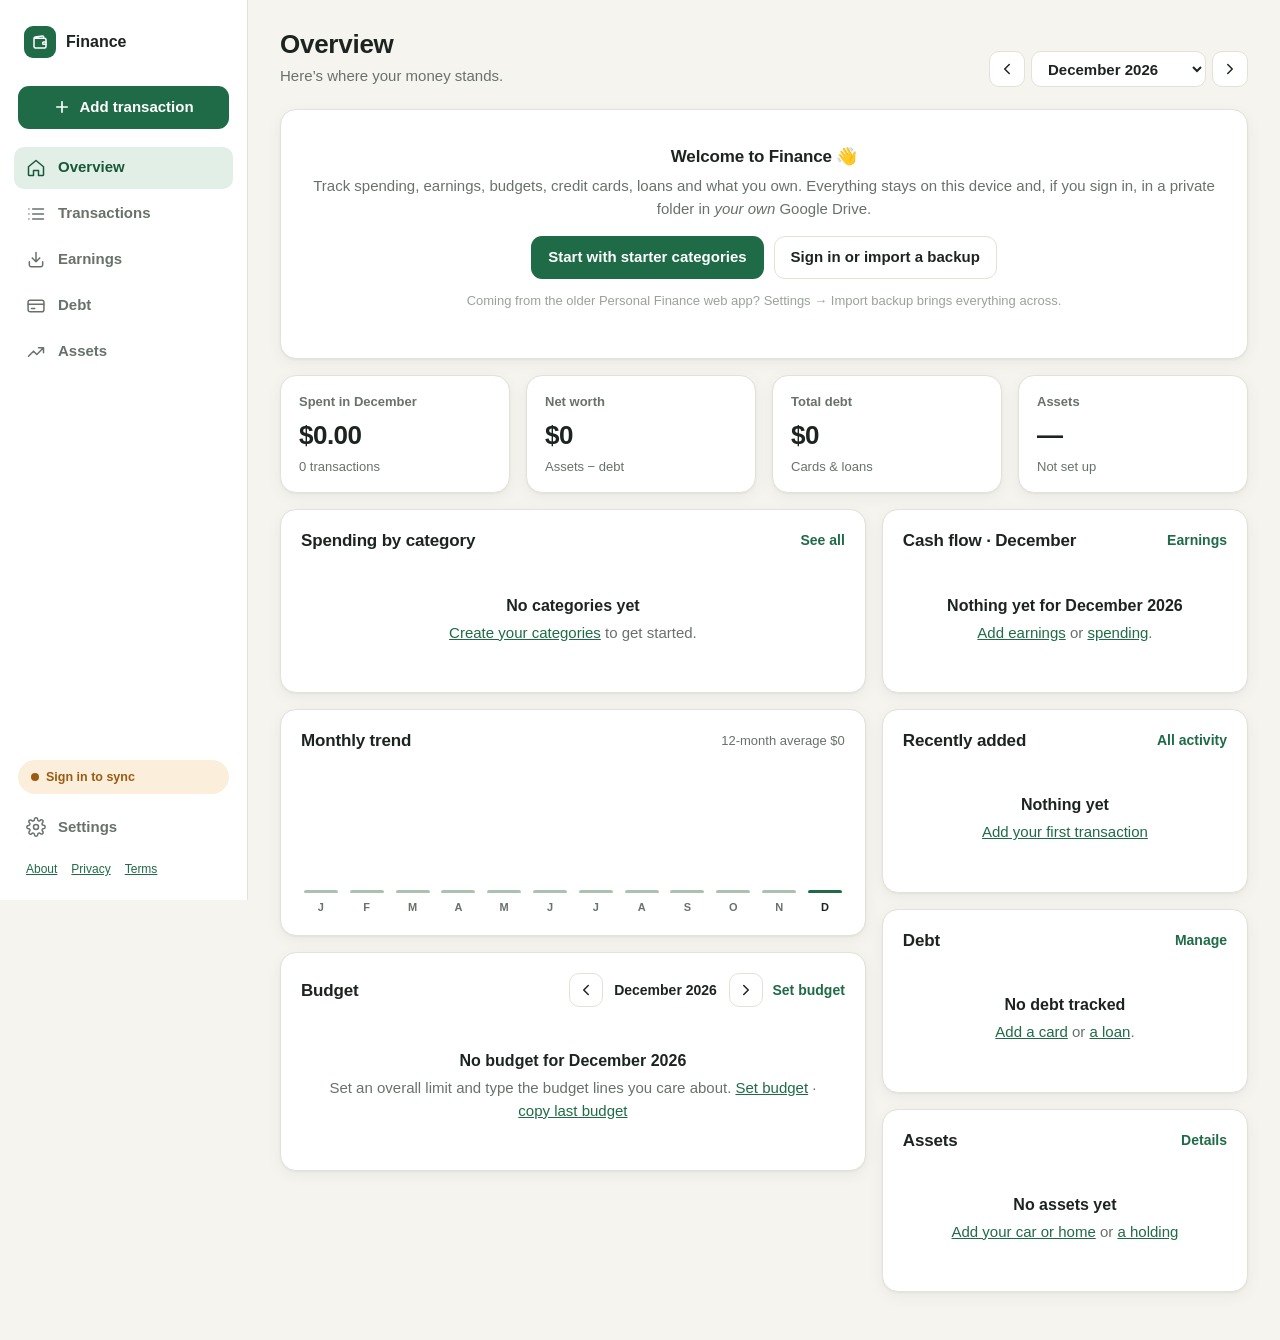
<file: index.html>
<!DOCTYPE html>
<html lang="en">
<head>
    <meta charset="UTF-8">
    <meta name="viewport" content="width=device-width, initial-scale=1, viewport-fit=cover">
    <title>Finance</title>
    <meta name="description" content="Track spending, earnings, budgets, credit cards, loans and assets. Your data stays on your device and in your own Google Drive.">
    <link rel="icon" type="image/svg+xml" href="icons/favicon.svg">
    <link rel="apple-touch-icon" sizes="180x180" href="icons/apple-touch-icon.png">
    <link rel="manifest" href="manifest.webmanifest">
    <meta name="theme-color" content="#f5f4ef" media="(prefers-color-scheme: light)">
    <meta name="theme-color" content="#111513" media="(prefers-color-scheme: dark)">
    <meta name="apple-mobile-web-app-capable" content="yes">
    <meta name="mobile-web-app-capable" content="yes">
    <meta name="apple-mobile-web-app-status-bar-style" content="default">
    <meta name="apple-mobile-web-app-title" content="Finance">
    <link rel="stylesheet" href="styles.css">
</head>
<body>
<svg width="0" height="0" style="position:absolute" aria-hidden="true">
    <defs>
        <symbol id="i-home" viewBox="0 0 24 24" fill="none" stroke="currentColor" stroke-width="1.8" stroke-linecap="round" stroke-linejoin="round"><path d="M3 10.5 12 3l9 7.5V20a1 1 0 0 1-1 1h-5v-6H9v6H4a1 1 0 0 1-1-1z"/></symbol>
        <symbol id="i-list" viewBox="0 0 24 24" fill="none" stroke="currentColor" stroke-width="1.8" stroke-linecap="round"><path d="M8 6h13M8 12h13M8 18h13M3.5 6h.01M3.5 12h.01M3.5 18h.01"/></symbol>
        <symbol id="i-plus" viewBox="0 0 24 24" fill="none" stroke="currentColor" stroke-width="2.2" stroke-linecap="round"><path d="M12 5v14M5 12h14"/></symbol>
        <symbol id="i-card" viewBox="0 0 24 24" fill="none" stroke="currentColor" stroke-width="1.8" stroke-linecap="round"><rect x="2.5" y="5" width="19" height="14" rx="2.5"/><path d="M2.5 10h19M6.5 15h4"/></symbol>
        <symbol id="i-income" viewBox="0 0 24 24" fill="none" stroke="currentColor" stroke-width="1.8" stroke-linecap="round" stroke-linejoin="round"><path d="M12 3v11M7.5 9.5 12 14l4.5-4.5"/><path d="M4 14v4a2 2 0 0 0 2 2h12a2 2 0 0 0 2-2v-4"/></symbol>
        <symbol id="i-chart" viewBox="0 0 24 24" fill="none" stroke="currentColor" stroke-width="1.8" stroke-linecap="round" stroke-linejoin="round"><path d="M3 17l6-6 4 4 8-8M15 7h6v6"/></symbol>
        <symbol id="i-gear" viewBox="0 0 24 24" fill="none" stroke="currentColor" stroke-width="1.8" stroke-linecap="round" stroke-linejoin="round"><circle cx="12" cy="12" r="3"/><path d="M19.4 15a1.7 1.7 0 0 0 .3 1.8l.1.1a2 2 0 1 1-2.8 2.8l-.1-.1a1.7 1.7 0 0 0-1.8-.3 1.7 1.7 0 0 0-1 1.5V21a2 2 0 1 1-4 0v-.1a1.7 1.7 0 0 0-1.1-1.5 1.7 1.7 0 0 0-1.8.3l-.1.1a2 2 0 1 1-2.8-2.8l.1-.1a1.7 1.7 0 0 0 .3-1.8 1.7 1.7 0 0 0-1.5-1H3a2 2 0 1 1 0-4h.1a1.7 1.7 0 0 0 1.5-1.1 1.7 1.7 0 0 0-.3-1.8l-.1-.1a2 2 0 1 1 2.8-2.8l.1.1a1.7 1.7 0 0 0 1.8.3H9a1.7 1.7 0 0 0 1-1.5V3a2 2 0 1 1 4 0v.1a1.7 1.7 0 0 0 1 1.5 1.7 1.7 0 0 0 1.8-.3l.1-.1a2 2 0 1 1 2.8 2.8l-.1.1a1.7 1.7 0 0 0-.3 1.8V9a1.7 1.7 0 0 0 1.5 1H21a2 2 0 1 1 0 4h-.1a1.7 1.7 0 0 0-1.5 1z"/></symbol>
        <symbol id="i-refresh" viewBox="0 0 24 24" fill="none" stroke="currentColor" stroke-width="1.8" stroke-linecap="round" stroke-linejoin="round"><path d="M21 12a9 9 0 1 1-2.6-6.4M21 4v5h-5"/></symbol>
        <symbol id="i-left" viewBox="0 0 24 24" fill="none" stroke="currentColor" stroke-width="2" stroke-linecap="round" stroke-linejoin="round"><path d="m15 18-6-6 6-6"/></symbol>
        <symbol id="i-right" viewBox="0 0 24 24" fill="none" stroke="currentColor" stroke-width="2" stroke-linecap="round" stroke-linejoin="round"><path d="m9 18 6-6-6-6"/></symbol>
        <symbol id="i-logo" viewBox="0 0 24 24" fill="none" stroke="currentColor" stroke-width="2" stroke-linecap="round" stroke-linejoin="round"><path d="M17 7V5.5A1.5 1.5 0 0 0 15.3 4L5.6 5.4A2 2 0 0 0 4 7.4V18a2 2 0 0 0 2 2h12a2 2 0 0 0 2-2V9a2 2 0 0 0-2-2H5"/><path d="M20 12h-3a1.5 1.5 0 0 0 0 3h3"/></symbol>
    </defs>
</svg>

<div class="app">
    <aside class="sidebar" aria-label="Main navigation">
        <a class="brand" href="#/">
            <span class="brand-mark"><svg width="18" height="18"><use href="#i-logo"/></svg></span>
            Finance
        </a>
        <a class="btn" href="#/add"><svg><use href="#i-plus"/></svg>Add transaction</a>
        <a class="nav-link" data-nav="overview" href="#/"><svg><use href="#i-home"/></svg>Overview</a>
        <a class="nav-link" data-nav="activity" href="#/activity"><svg><use href="#i-list"/></svg>Transactions</a>
        <a class="nav-link" data-nav="earnings" href="#/earnings"><svg><use href="#i-income"/></svg>Earnings</a>
        <a class="nav-link" data-nav="debt" href="#/cards"><svg><use href="#i-card"/></svg>Debt</a>
        <a class="nav-link" data-nav="assets" href="#/assets"><svg><use href="#i-chart"/></svg>Assets</a>
        <div class="spacer"></div>
        <button type="button" class="sync-chip" data-sync-chip>Loading…</button>
        <a class="nav-link" data-nav="settings" href="#/settings"><svg><use href="#i-gear"/></svg>Settings</a>
        <div class="site-links faint" style="padding:8px 12px 0;font-size:12px"><a href="about.html">About</a><a href="privacy.html">Privacy</a><a href="terms.html">Terms</a></div>
    </aside>

    <header class="topbar">
        <a class="brand" href="#/">
            <span class="brand-mark"><svg width="18" height="18"><use href="#i-logo"/></svg></span>
            Finance
        </a>
        <div class="topbar-end">
            <button type="button" class="sync-chip" data-sync-chip>Loading…</button>
            <a class="icon-button" href="#/settings" aria-label="Settings"><svg><use href="#i-gear"/></svg></a>
        </div>
    </header>

    <main class="main">
        <div class="container" id="view"><div class="boot">Loading…</div></div>
    </main>

    <nav class="tabbar" aria-label="Main navigation">
        <a class="tab" data-nav="overview" href="#/"><svg><use href="#i-home"/></svg>Home</a>
        <a class="tab" data-nav="activity" href="#/activity"><svg><use href="#i-list"/></svg>Activity</a>
        <a class="tab" data-nav="earnings" href="#/earnings"><svg><use href="#i-income"/></svg>Earnings</a>
        <a class="tab" data-nav="debt" href="#/cards"><svg><use href="#i-card"/></svg>Debt</a>
        <a class="tab" data-nav="assets" href="#/assets"><svg><use href="#i-chart"/></svg>Assets</a>
    </nav>
</div>

<dialog class="sheet" id="sheet" aria-labelledby="sheet-title">
    <div class="sheet-head">
        <h2 id="sheet-title"></h2>
        <button type="button" class="sheet-close" data-close-sheet aria-label="Close">×</button>
    </div>
    <div class="sheet-body" id="sheet-body"></div>
</dialog>

<div class="toast" id="toast" role="status" aria-live="polite" hidden></div>

<script src="config.js"></script>
<script type="module" src="js/app.js"></script>
</body>
</html>
</file>
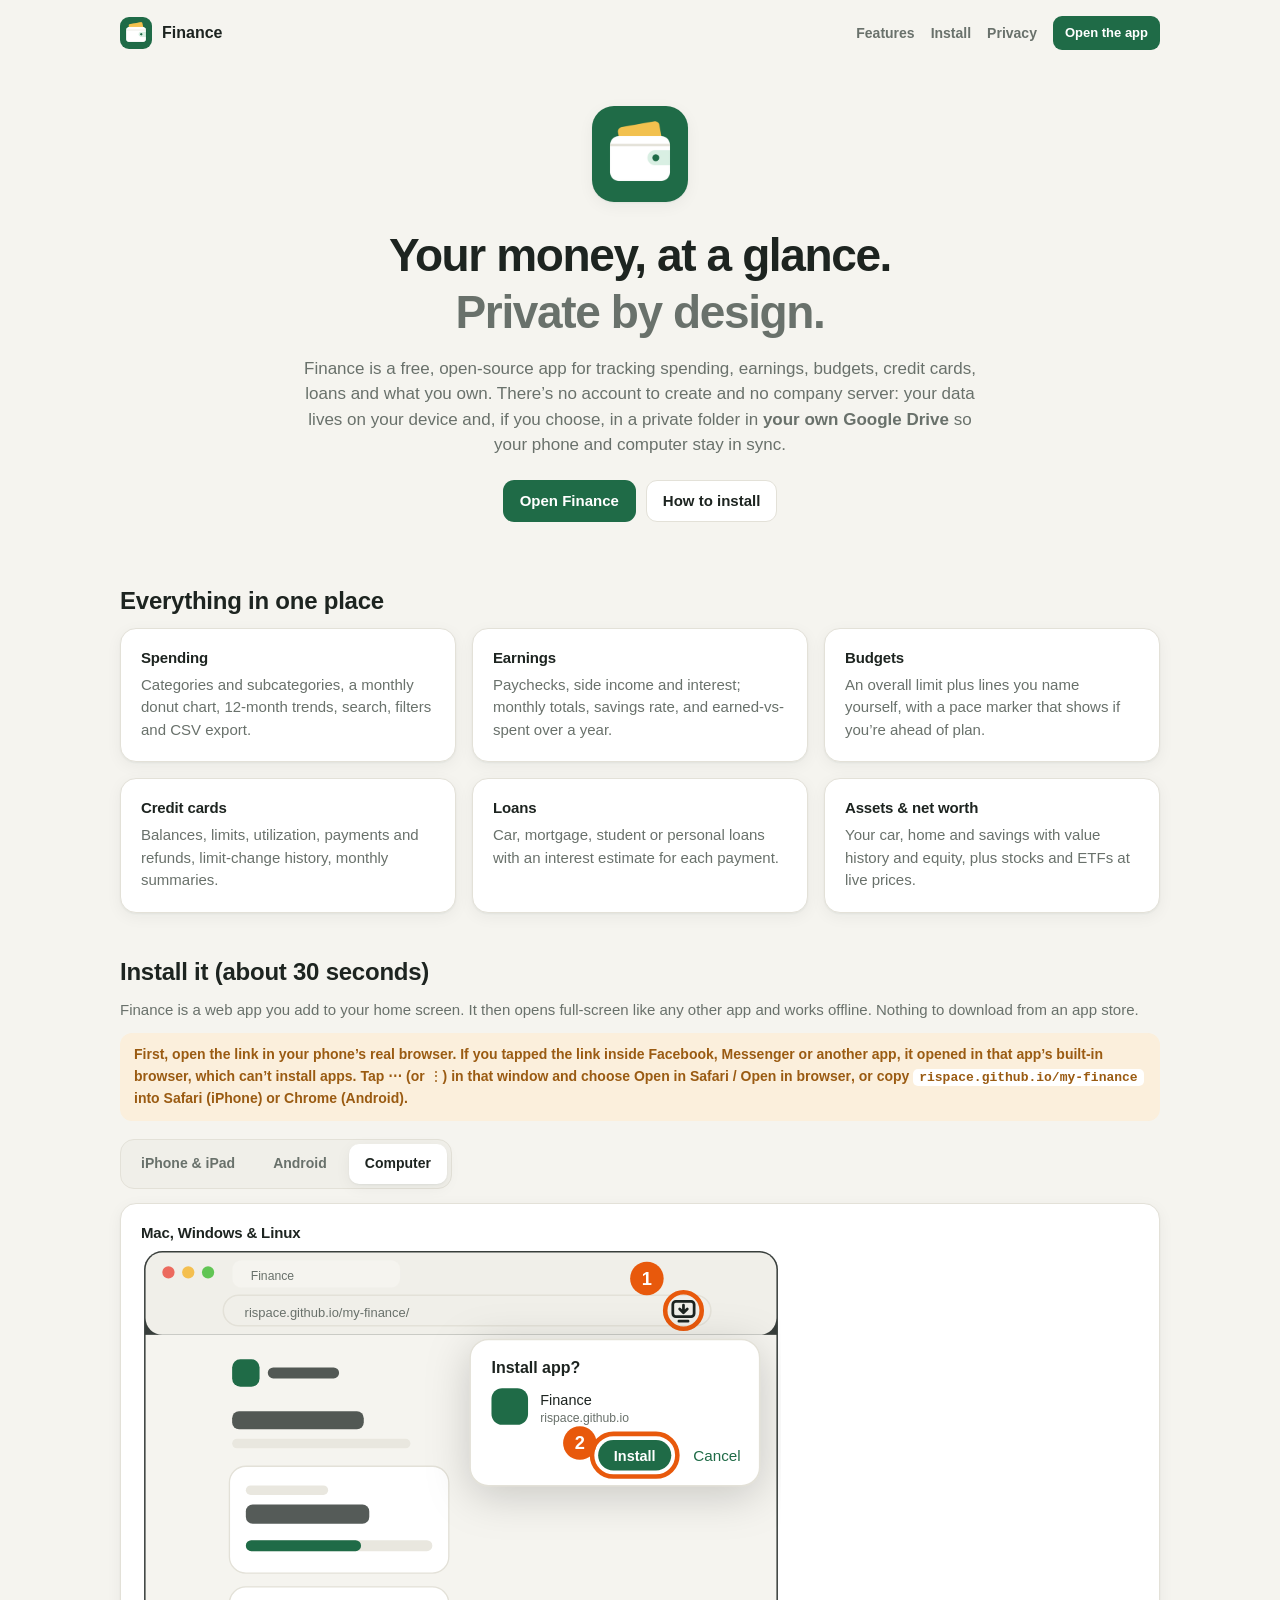
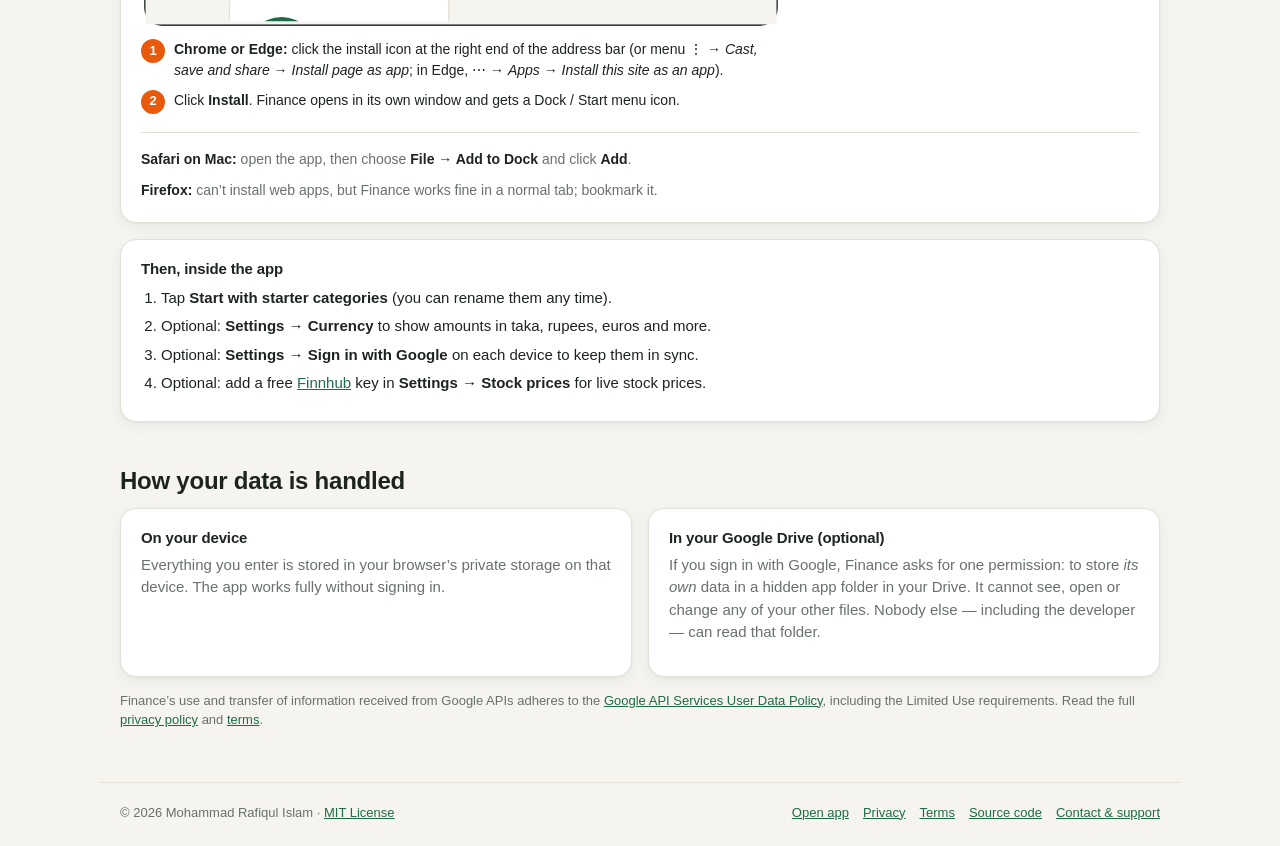
<file: about.html>
<!DOCTYPE html>
<html lang="en">
<head>
    <meta charset="UTF-8">
    <meta name="viewport" content="width=device-width, initial-scale=1, viewport-fit=cover">
    <title>Finance: private, free personal finance app</title>
    <meta name="description" content="Track spending, earnings, budgets, credit cards, loans and assets. Free, open source, no server: your data stays on your device and in your own Google Drive.">
    <link rel="icon" type="image/svg+xml" href="icons/favicon.svg">
    <link rel="apple-touch-icon" sizes="180x180" href="icons/apple-touch-icon.png">
    <meta property="og:title" content="Finance — your money, at a glance">
    <meta property="og:description" content="Free, private personal finance app. Your data stays on your device and in your own Google Drive.">
    <meta property="og:image" content="https://rispace.github.io/my-finance/icons/icon-512.png">
    <link rel="stylesheet" href="styles.css">
</head>
<body class="site-page">
<header class="site-header">
    <a class="brand" href="about.html"><img src="icons/logo-120.png" width="32" height="32" alt="" class="site-logo"> Finance</a>
    <nav class="site-nav"><a href="#features">Features</a><a href="#install">Install</a><a href="#privacy">Privacy</a><a class="btn btn-small" href="./">Open the app</a></nav>
</header>

<main class="site-main">
    <section class="site-hero">
        <img src="icons/logo-256.png" width="96" height="96" alt="Finance app logo" class="site-hero-logo">
        <h1>Your money, at a glance.<br><span class="muted">Private by design.</span></h1>
        <p class="site-lead">Finance is a free, open-source app for tracking spending, earnings, budgets, credit cards, loans and what you own. There’s no account to create and no company server: your data lives on your device and, if you choose, in a private folder in <strong>your own Google Drive</strong> so your phone and computer stay in sync.</p>
        <div class="form-actions" style="justify-content:center">
            <a class="btn" href="./">Open Finance</a>
            <a class="btn btn-secondary" href="#install">How to install</a>
        </div>
    </section>

    <section id="features" class="site-section">
        <h2>Everything in one place</h2>
        <div class="grid grid-3 site-features">
            <div class="card"><h3>Spending</h3><p class="muted">Categories and subcategories, a monthly donut chart, 12-month trends, search, filters and CSV export.</p></div>
            <div class="card"><h3>Earnings</h3><p class="muted">Paychecks, side income and interest; monthly totals, savings rate, and earned-vs-spent over a year.</p></div>
            <div class="card"><h3>Budgets</h3><p class="muted">An overall limit plus lines you name yourself, with a pace marker that shows if you’re ahead of plan.</p></div>
            <div class="card"><h3>Credit cards</h3><p class="muted">Balances, limits, utilization, payments and refunds, limit-change history, monthly summaries.</p></div>
            <div class="card"><h3>Loans</h3><p class="muted">Car, mortgage, student or personal loans with an interest estimate for each payment.</p></div>
            <div class="card"><h3>Assets &amp; net worth</h3><p class="muted">Your car, home and savings with value history and equity, plus stocks and ETFs at live prices.</p></div>
        </div>
    </section>

    <section id="install" class="site-section">
        <h2>Install it (about 30 seconds)</h2>
        <p class="muted">Finance is a web app you add to your home screen. It then opens full-screen like any other app and works offline. Nothing to download from an app store.</p>

        <div class="notice install-first">
            <strong>First, open the link in your phone’s real browser.</strong>
            If you tapped the link inside Facebook, Messenger or another app, it opened in that app’s built-in browser, which can’t install apps.
            Tap <strong>⋯</strong> (or ⋮) in that window and choose <strong>Open in Safari</strong> / <strong>Open in browser</strong>, or copy
            <code>rispace.github.io/my-finance</code> into Safari (iPhone) or Chrome (Android).
        </div>

        <div class="install-tabs" role="tablist" aria-label="Choose your device">
            <button type="button" role="tab" id="tab-ios" aria-controls="panel-ios" aria-selected="true">iPhone &amp; iPad</button>
            <button type="button" role="tab" id="tab-android" aria-controls="panel-android" aria-selected="false">Android</button>
            <button type="button" role="tab" id="tab-desktop" aria-controls="panel-desktop" aria-selected="false">Computer</button>
        </div>

        <div class="install-panel card" id="panel-ios" role="tabpanel" aria-labelledby="tab-ios">
            <h3>iPhone &amp; iPad · Safari</h3>
            <div class="install-steps">
<figure class="install-step">
    <svg class="mk" viewBox="0 0 200 400" role="img" aria-label="Safari with the More button, three dots, highlighted at the bottom right">
<rect class="mk-frame" x="2" y="2" width="196" height="396" rx="30"/>
<rect class="mk-screen" x="9" y="9" width="182" height="382" rx="24"/>
<g class="mk-page">
<rect class="mk-accent" x="22" y="40" width="20" height="20" rx="6"/>
<rect class="mk-ink" x="48" y="46" width="52" height="8" rx="4"/>
<rect class="mk-ink" x="22" y="78" width="96" height="13" rx="5"/>
<rect class="mk-soft" x="22" y="98" width="130" height="7" rx="3.5"/>
<rect class="mk-card" x="20" y="118" width="160" height="78" rx="12"/>
<rect class="mk-soft" x="32" y="132" width="60" height="7" rx="3.5"/>
<rect class="mk-ink" x="32" y="146" width="90" height="14" rx="5"/>
<rect class="mk-track" x="32" y="172" width="136" height="8" rx="4"/><rect class="mk-accent" x="32" y="172" width="84" height="8" rx="4"/>
<rect class="mk-card" x="20" y="206" width="160" height="96" rx="12"/>
<circle class="mk-accent" cx="58" cy="254" r="26"/><circle class="mk-card-fill" cx="58" cy="254" r="14"/>
<rect class="mk-soft" x="98" y="234" width="64" height="7" rx="3.5"/><rect class="mk-soft" x="98" y="250" width="50" height="7" rx="3.5"/><rect class="mk-soft" x="98" y="266" width="58" height="7" rx="3.5"/>
</g><rect class="mk-glass" x="16" y="344" width="34" height="34" rx="17"/>
<path class="mk-stroke" d="M36 354l-7 7 7 7"/>
<rect class="mk-glass" x="56" y="344" width="88" height="34" rx="17"/>
<text class="mk-url" x="100" y="365" text-anchor="middle">rispace.github.io</text>
<rect class="mk-glass" x="150" y="344" width="34" height="34" rx="17"/><g class="mk-dots"><circle cx="161" cy="361" r="2"/><circle cx="167" cy="361" r="2"/><circle cx="173" cy="361" r="2"/></g><rect class="mk-hl" x="146" y="340" width="42" height="42" rx="21"/><circle class="mk-tap" cx="172" cy="368" r="9"/></svg>
    <figcaption><span class="install-num">1</span><span><strong>Tap ⋯</strong> at the bottom right, next to the address bar.</span></figcaption>
</figure>
<figure class="install-step">
    <svg class="mk" viewBox="0 0 200 400" role="img" aria-label="The Safari menu with Share highlighted">
<rect class="mk-frame" x="2" y="2" width="196" height="396" rx="30"/>
<rect class="mk-screen" x="9" y="9" width="182" height="382" rx="24"/>
<g class="mk-page">
<rect class="mk-accent" x="22" y="40" width="20" height="20" rx="6"/>
<rect class="mk-ink" x="48" y="46" width="52" height="8" rx="4"/>
<rect class="mk-ink" x="22" y="78" width="96" height="13" rx="5"/>
<rect class="mk-soft" x="22" y="98" width="130" height="7" rx="3.5"/>
<rect class="mk-card" x="20" y="118" width="160" height="78" rx="12"/>
<rect class="mk-soft" x="32" y="132" width="60" height="7" rx="3.5"/>
<rect class="mk-ink" x="32" y="146" width="90" height="14" rx="5"/>
<rect class="mk-track" x="32" y="172" width="136" height="8" rx="4"/><rect class="mk-accent" x="32" y="172" width="84" height="8" rx="4"/>
<rect class="mk-card" x="20" y="206" width="160" height="96" rx="12"/>
<circle class="mk-accent" cx="58" cy="254" r="26"/><circle class="mk-card-fill" cx="58" cy="254" r="14"/>
<rect class="mk-soft" x="98" y="234" width="64" height="7" rx="3.5"/><rect class="mk-soft" x="98" y="250" width="50" height="7" rx="3.5"/><rect class="mk-soft" x="98" y="266" width="58" height="7" rx="3.5"/>
</g><rect class="mk-dim" x="9" y="9" width="182" height="382" rx="24"/><rect class="mk-sheet" x="70" y="196" width="116" height="138" rx="14"/>
<text class="mk-row" x="82" y="217">Share</text>
<g class="mk-icon" transform="translate(168 213) scale(0.8)"><path d="M-6 -1v9h12v-9M0 -9v11M-4 -5l4-4 4 4" /></g>
<rect class="mk-hl" x="73" y="201" width="110" height="24" rx="9"/>
<line class="mk-sep" x1="80" y1="226" x2="176" y2="226"/>
<text class="mk-row" x="82" y="243">Add to Bookmarks</text>
<line class="mk-sep" x1="80" y1="252" x2="176" y2="252"/>
<text class="mk-row" x="82" y="269">Add to Favorites</text>
<line class="mk-sep" x1="80" y1="278" x2="176" y2="278"/>
<text class="mk-row" x="82" y="295">Find on Page</text>
<line class="mk-sep" x1="80" y1="304" x2="176" y2="304"/>
<text class="mk-row" x="82" y="321">New Tab</text><rect class="mk-glass" x="16" y="344" width="34" height="34" rx="17"/>
<path class="mk-stroke" d="M36 354l-7 7 7 7"/>
<rect class="mk-glass" x="56" y="344" width="88" height="34" rx="17"/>
<text class="mk-url" x="100" y="365" text-anchor="middle">rispace.github.io</text>
<rect class="mk-glass" x="150" y="344" width="34" height="34" rx="17"/><g class="mk-dots"><circle cx="161" cy="361" r="2"/><circle cx="167" cy="361" r="2"/><circle cx="173" cy="361" r="2"/></g><circle class="mk-tap" cx="170" cy="222" r="9"/></svg>
    <figcaption><span class="install-num">2</span><span><strong>Tap Share.</strong> </span></figcaption>
</figure>
<figure class="install-step">
    <svg class="mk" viewBox="0 0 200 400" role="img" aria-label="The share sheet with Add to Home Screen highlighted">
<rect class="mk-frame" x="2" y="2" width="196" height="396" rx="30"/>
<rect class="mk-screen" x="9" y="9" width="182" height="382" rx="24"/>
<g class="mk-page">
<rect class="mk-accent" x="22" y="40" width="20" height="20" rx="6"/>
<rect class="mk-ink" x="48" y="46" width="52" height="8" rx="4"/>
<rect class="mk-ink" x="22" y="78" width="96" height="13" rx="5"/>
<rect class="mk-soft" x="22" y="98" width="130" height="7" rx="3.5"/>
<rect class="mk-card" x="20" y="118" width="160" height="78" rx="12"/>
<rect class="mk-soft" x="32" y="132" width="60" height="7" rx="3.5"/>
<rect class="mk-ink" x="32" y="146" width="90" height="14" rx="5"/>
<rect class="mk-track" x="32" y="172" width="136" height="8" rx="4"/><rect class="mk-accent" x="32" y="172" width="84" height="8" rx="4"/>
<rect class="mk-card" x="20" y="206" width="160" height="96" rx="12"/>
<circle class="mk-accent" cx="58" cy="254" r="26"/><circle class="mk-card-fill" cx="58" cy="254" r="14"/>
<rect class="mk-soft" x="98" y="234" width="64" height="7" rx="3.5"/><rect class="mk-soft" x="98" y="250" width="50" height="7" rx="3.5"/><rect class="mk-soft" x="98" y="266" width="58" height="7" rx="3.5"/>
</g><rect class="mk-dim" x="9" y="9" width="182" height="382" rx="24"/><rect class="mk-sheet" x="9" y="120" width="182" height="271" rx="22"/>
<rect class="mk-accent" x="22" y="134" width="24" height="24" rx="7"/>
<text class="mk-row-b" x="54" y="145">Finance</text><text class="mk-sub" x="54" y="157">rispace.github.io</text>
<line class="mk-sep" x1="20" y1="168" x2="180" y2="168"/>
<circle class="mk-soft-c" cx="38" cy="190" r="14"/><circle class="mk-soft-c" cx="78" cy="190" r="14"/><circle class="mk-soft-c" cx="118" cy="190" r="14"/><circle class="mk-soft-c" cx="158" cy="190" r="14"/>
<rect class="mk-sheet" x="18" y="216" width="164" height="148" rx="14"/>
<text class="mk-row" x="30" y="237">Copy</text>
<line class="mk-sep" x1="28" y1="248" x2="172" y2="248"/>
<text class="mk-row" x="30" y="265">Add to Reading List</text>
<line class="mk-sep" x1="28" y1="276" x2="172" y2="276"/>
<text class="mk-row" x="30" y="293">Add Bookmark</text>
<line class="mk-sep" x1="28" y1="304" x2="172" y2="304"/>
<text class="mk-row" x="30" y="321">Add to Home Screen</text>
<g class="mk-icon" transform="translate(164 317)"><rect x="-7" y="-7" width="14" height="14" rx="3"/><path d="M0 -3.5v7M-3.5 0h7"/></g>
<rect class="mk-hl" x="21" y="305" width="158" height="26" rx="9"/>
<line class="mk-sep" x1="28" y1="332" x2="172" y2="332"/>
<text class="mk-row" x="30" y="349">Find on Page</text><circle class="mk-tap" cx="150" cy="318" r="9"/></svg>
    <figcaption><span class="install-num">3</span><span><strong>Tap Add to Home Screen.</strong> Scroll down or tap <em>View More</em> if you don’t see it.</span></figcaption>
</figure>
<figure class="install-step">
    <svg class="mk" viewBox="0 0 200 400" role="img" aria-label="The Add to Home Screen screen: name Finance, Open as Web App on, Add highlighted">
<rect class="mk-frame" x="2" y="2" width="196" height="396" rx="30"/>
<rect class="mk-screen" x="9" y="9" width="182" height="382" rx="24"/>
<rect class="mk-sheet" x="9" y="30" width="182" height="361" rx="22"/>
<text class="mk-link" x="20" y="58" style="font-size:8.5px">Cancel</text>
<text class="mk-row-b" x="104" y="58" text-anchor="middle" style="font-size:8px">Add to Home Screen</text>
<text class="mk-link-b" x="178" y="58" text-anchor="end">Add</text><rect class="mk-hl" x="152" y="44" width="34" height="20" rx="8"/><circle class="mk-tap" cx="170" cy="54" r="9"/>
<rect class="mk-card" x="20" y="78" width="160" height="70" rx="12"/>
<rect class="mk-accent" x="30" y="90" width="44" height="44" rx="11"/>
<path class="mk-on-accent" d="M58 104v-3a2 2 0 0 0-2.3-2l-12 1.8A2.5 2.5 0 0 0 41.7 103v19a2.5 2.5 0 0 0 2.5 2.5h17.6a2.5 2.5 0 0 0 2.5-2.5v-15.5a2.5 2.5 0 0 0-2.5-2.5H42"/>
<text class="mk-row-b" x="84" y="108">Finance</text>
<line class="mk-sep" x1="84" y1="115" x2="172" y2="115"/>
<text class="mk-sub" x="84" y="128">rispace.github.io</text>
<rect class="mk-card" x="20" y="160" width="160" height="36" rx="12"/>
<text class="mk-row" x="32" y="182">Open as Web App</text>
<rect class="mk-accent" x="142" y="170" width="28" height="16" rx="8"/><circle class="mk-knob" cx="162" cy="178" r="6"/>
<text class="mk-sub" x="22" y="214">Keep this on so Finance opens</text><text class="mk-sub" x="22" y="226">full-screen, like an app.</text></svg>
    <figcaption><span class="install-num">4</span><span><strong>Tap Add.</strong> Keep <em>Open as Web App</em> on.</span></figcaption>
</figure>
            </div>
            <div class="install-tips">
                <div><strong>Don’t see ⋯ or the address bar?</strong> Scroll up a little or tap the very bottom of the screen; Safari hides its toolbar while you scroll.
                    If the page looks like a plain article with big text, <strong>Reader</strong> is on: tap the Reader icon in the address bar (or <strong>⋯ → Hide Reader</strong>) to turn it off first.</div>
                <div><strong>See a Share button (a square with an arrow ↑) in the toolbar instead?</strong> That’s an older iOS version or the “Bottom”/“Top” tab layout: tap it and continue from step 3.</div>
                <div><strong>Using Chrome on iPhone?</strong> Tap the Share button in Chrome’s address bar, then <strong>Add to Home Screen</strong>. Or use Safari, as above.</div>
            </div>
        </div>

        <div class="install-panel card" id="panel-android" role="tabpanel" aria-labelledby="tab-android">
            <h3>Android · Chrome</h3>
            <div class="install-steps">
<figure class="install-step">
    <svg class="mk" viewBox="0 0 200 400" role="img" aria-label="Chrome with the menu button, three vertical dots, highlighted at the top right">
<rect class="mk-frame" x="2" y="2" width="196" height="396" rx="30"/>
<rect class="mk-screen" x="9" y="9" width="182" height="382" rx="24"/>
<g class="mk-page" transform="translate(0 22)">
<rect class="mk-accent" x="22" y="40" width="20" height="20" rx="6"/>
<rect class="mk-ink" x="48" y="46" width="52" height="8" rx="4"/>
<rect class="mk-ink" x="22" y="78" width="96" height="13" rx="5"/>
<rect class="mk-soft" x="22" y="98" width="130" height="7" rx="3.5"/>
<rect class="mk-card" x="20" y="118" width="160" height="78" rx="12"/>
<rect class="mk-soft" x="32" y="132" width="60" height="7" rx="3.5"/>
<rect class="mk-ink" x="32" y="146" width="90" height="14" rx="5"/>
<rect class="mk-track" x="32" y="172" width="136" height="8" rx="4"/><rect class="mk-accent" x="32" y="172" width="84" height="8" rx="4"/>
<rect class="mk-card" x="20" y="206" width="160" height="96" rx="12"/>
<circle class="mk-accent" cx="58" cy="254" r="26"/><circle class="mk-card-fill" cx="58" cy="254" r="14"/>
<rect class="mk-soft" x="98" y="234" width="64" height="7" rx="3.5"/><rect class="mk-soft" x="98" y="250" width="50" height="7" rx="3.5"/><rect class="mk-soft" x="98" y="266" width="58" height="7" rx="3.5"/>
</g><rect class="mk-chrome" x="9" y="9" width="182" height="44" rx="24"/><rect class="mk-chrome" x="9" y="30" width="182" height="23"/>
<rect class="mk-glass" x="18" y="20" width="128" height="26" rx="13"/>
<text class="mk-url" x="30" y="37">rispace.github.io/my-finance</text>
<rect class="mk-tabs" x="152" y="25" width="15" height="15" rx="3.5"/><text class="mk-tabs-t" x="159.5" y="36" text-anchor="middle">1</text><g class="mk-dots"><circle cx="180" cy="27" r="2"/><circle cx="180" cy="33" r="2"/><circle cx="180" cy="39" r="2"/></g><rect class="mk-hl" x="170" y="18" width="20" height="30" rx="10"/><circle class="mk-tap" cx="184" cy="42" r="9"/></svg>
    <figcaption><span class="install-num">1</span><span><strong>Tap ⋮</strong> at the top right.</span></figcaption>
</figure>
<figure class="install-step">
    <svg class="mk" viewBox="0 0 200 400" role="img" aria-label="The Chrome menu with Add to home screen highlighted">
<rect class="mk-frame" x="2" y="2" width="196" height="396" rx="30"/>
<rect class="mk-screen" x="9" y="9" width="182" height="382" rx="24"/>
<g class="mk-page" transform="translate(0 22)">
<rect class="mk-accent" x="22" y="40" width="20" height="20" rx="6"/>
<rect class="mk-ink" x="48" y="46" width="52" height="8" rx="4"/>
<rect class="mk-ink" x="22" y="78" width="96" height="13" rx="5"/>
<rect class="mk-soft" x="22" y="98" width="130" height="7" rx="3.5"/>
<rect class="mk-card" x="20" y="118" width="160" height="78" rx="12"/>
<rect class="mk-soft" x="32" y="132" width="60" height="7" rx="3.5"/>
<rect class="mk-ink" x="32" y="146" width="90" height="14" rx="5"/>
<rect class="mk-track" x="32" y="172" width="136" height="8" rx="4"/><rect class="mk-accent" x="32" y="172" width="84" height="8" rx="4"/>
<rect class="mk-card" x="20" y="206" width="160" height="96" rx="12"/>
<circle class="mk-accent" cx="58" cy="254" r="26"/><circle class="mk-card-fill" cx="58" cy="254" r="14"/>
<rect class="mk-soft" x="98" y="234" width="64" height="7" rx="3.5"/><rect class="mk-soft" x="98" y="250" width="50" height="7" rx="3.5"/><rect class="mk-soft" x="98" y="266" width="58" height="7" rx="3.5"/>
</g><rect class="mk-dim" x="9" y="9" width="182" height="382" rx="24"/><rect class="mk-chrome" x="9" y="9" width="182" height="44" rx="24"/><rect class="mk-chrome" x="9" y="30" width="182" height="23"/>
<rect class="mk-glass" x="18" y="20" width="128" height="26" rx="13"/>
<text class="mk-url" x="30" y="37">rispace.github.io/my-finance</text>
<rect class="mk-tabs" x="152" y="25" width="15" height="15" rx="3.5"/><text class="mk-tabs-t" x="159.5" y="36" text-anchor="middle">1</text><g class="mk-dots"><circle cx="180" cy="27" r="2"/><circle cx="180" cy="33" r="2"/><circle cx="180" cy="39" r="2"/></g><rect class="mk-sheet" x="64" y="50" width="122" height="164" rx="14"/>
<text class="mk-row" x="76" y="71">New tab</text>
<line class="mk-sep" x1="74" y1="80" x2="176" y2="80"/>
<text class="mk-row" x="76" y="97">New Incognito tab</text>
<line class="mk-sep" x1="74" y1="106" x2="176" y2="106"/>
<text class="mk-row" x="76" y="123">History</text>
<line class="mk-sep" x1="74" y1="132" x2="176" y2="132"/>
<text class="mk-row" x="76" y="149">Downloads</text>
<line class="mk-sep" x1="74" y1="158" x2="176" y2="158"/>
<text class="mk-row" x="76" y="175">Add to home screen</text>
<rect class="mk-hl" x="67" y="159" width="116" height="24" rx="9"/>
<line class="mk-sep" x1="74" y1="184" x2="176" y2="184"/>
<text class="mk-row" x="76" y="201">Settings</text><circle class="mk-tap" cx="160" cy="172" r="9"/></svg>
    <figcaption><span class="install-num">2</span><span><strong>Tap Add to home screen</strong> (on some phones: <em>Install app</em>).</span></figcaption>
</figure>
<figure class="install-step">
    <svg class="mk" viewBox="0 0 200 400" role="img" aria-label="The Install app dialog with Install highlighted">
<rect class="mk-frame" x="2" y="2" width="196" height="396" rx="30"/>
<rect class="mk-screen" x="9" y="9" width="182" height="382" rx="24"/>
<g class="mk-page" transform="translate(0 22)">
<rect class="mk-accent" x="22" y="40" width="20" height="20" rx="6"/>
<rect class="mk-ink" x="48" y="46" width="52" height="8" rx="4"/>
<rect class="mk-ink" x="22" y="78" width="96" height="13" rx="5"/>
<rect class="mk-soft" x="22" y="98" width="130" height="7" rx="3.5"/>
<rect class="mk-card" x="20" y="118" width="160" height="78" rx="12"/>
<rect class="mk-soft" x="32" y="132" width="60" height="7" rx="3.5"/>
<rect class="mk-ink" x="32" y="146" width="90" height="14" rx="5"/>
<rect class="mk-track" x="32" y="172" width="136" height="8" rx="4"/><rect class="mk-accent" x="32" y="172" width="84" height="8" rx="4"/>
<rect class="mk-card" x="20" y="206" width="160" height="96" rx="12"/>
<circle class="mk-accent" cx="58" cy="254" r="26"/><circle class="mk-card-fill" cx="58" cy="254" r="14"/>
<rect class="mk-soft" x="98" y="234" width="64" height="7" rx="3.5"/><rect class="mk-soft" x="98" y="250" width="50" height="7" rx="3.5"/><rect class="mk-soft" x="98" y="266" width="58" height="7" rx="3.5"/>
</g><rect class="mk-dim" x="9" y="9" width="182" height="382" rx="24"/><rect class="mk-chrome" x="9" y="9" width="182" height="44" rx="24"/><rect class="mk-chrome" x="9" y="30" width="182" height="23"/>
<rect class="mk-glass" x="18" y="20" width="128" height="26" rx="13"/>
<text class="mk-url" x="30" y="37">rispace.github.io/my-finance</text>
<rect class="mk-tabs" x="152" y="25" width="15" height="15" rx="3.5"/><text class="mk-tabs-t" x="159.5" y="36" text-anchor="middle">1</text><g class="mk-dots"><circle cx="180" cy="27" r="2"/><circle cx="180" cy="33" r="2"/><circle cx="180" cy="39" r="2"/></g><rect class="mk-sheet" x="22" y="140" width="156" height="118" rx="18"/>
<text class="mk-row-b" x="36" y="164">Install app</text>
<rect class="mk-accent" x="36" y="178" width="28" height="28" rx="8"/>
<text class="mk-row" x="72" y="190">Finance</text><text class="mk-sub" x="72" y="202">rispace.github.io</text>
<text class="mk-link" x="96" y="241" text-anchor="middle">Cancel</text>
<rect class="mk-accent" x="124" y="226" width="44" height="22" rx="11"/><text class="mk-btn-t" x="146" y="241" text-anchor="middle">Install</text><rect class="mk-hl" x="120" y="222" width="52" height="30" rx="14"/><circle class="mk-tap" cx="156" cy="244" r="9"/></svg>
    <figcaption><span class="install-num">3</span><span><strong>Tap Install.</strong> Finance appears on your home screen.</span></figcaption>
</figure>
            </div>
            <div class="install-tips">
                <div><strong>Chrome may offer it by itself:</strong> if you see an <strong>Install app</strong> banner at the bottom, just tap it.</div>
                <div><strong>Samsung Internet:</strong> tap the menu <strong>≡</strong> → <strong>Add page to</strong> → <strong>Home screen</strong>.</div>
            </div>
        </div>

        <div class="install-panel card" id="panel-desktop" role="tabpanel" aria-labelledby="tab-desktop">
            <h3>Mac, Windows &amp; Linux</h3>
            <figure class="install-step install-step-wide">
                <svg class="mk mk-wide" viewBox="0 0 420 250" role="img" aria-label="A desktop browser with the install icon highlighted at the right end of the address bar, and the Install button in the pop-up">
<rect class="mk-frame" x="2" y="2" width="416" height="246" rx="12"/>
<rect class="mk-chrome" x="3" y="3" width="414" height="54" rx="11"/>
<circle class="mk-dot-r" cx="18" cy="16" r="4"/><circle class="mk-dot-y" cx="31" cy="16" r="4"/><circle class="mk-dot-g" cx="44" cy="16" r="4"/>
<rect class="mk-screen-tab" x="60" y="8" width="110" height="18" rx="6"/><text class="mk-sub" x="72" y="21">Finance</text>
<rect class="mk-glass" x="54" y="31" width="320" height="20" rx="10"/>
<text class="mk-url" x="68" y="45">rispace.github.io/my-finance/</text>
<g class="mk-icon" transform="translate(356 41)"><rect x="-7" y="-6" width="14" height="10" rx="2"/><path d="M-3 7h6M0 -3.5v5M-2.5 -1l2.5 2.5 2.5-2.5"/></g>
<rect class="mk-hl" x="344" y="29" width="24" height="24" rx="12"/><circle class="mk-badge" cx="332" cy="20" r="11"/><text class="mk-badge-t" x="332" y="24" text-anchor="middle">1</text>
<rect class="mk-screen" x="3" y="57" width="414" height="190"/>
<clipPath id="mk-desk-clip"><rect x="3" y="57" width="414" height="188" rx="10"/></clipPath>
<g clip-path="url(#mk-desk-clip)"><g transform="translate(40 10) scale(.9)"><g class="mk-page" transform="translate(0 30)">
<rect class="mk-accent" x="22" y="40" width="20" height="20" rx="6"/>
<rect class="mk-ink" x="48" y="46" width="52" height="8" rx="4"/>
<rect class="mk-ink" x="22" y="78" width="96" height="13" rx="5"/>
<rect class="mk-soft" x="22" y="98" width="130" height="7" rx="3.5"/>
<rect class="mk-card" x="20" y="118" width="160" height="78" rx="12"/>
<rect class="mk-soft" x="32" y="132" width="60" height="7" rx="3.5"/>
<rect class="mk-ink" x="32" y="146" width="90" height="14" rx="5"/>
<rect class="mk-track" x="32" y="172" width="136" height="8" rx="4"/><rect class="mk-accent" x="32" y="172" width="84" height="8" rx="4"/>
<rect class="mk-card" x="20" y="206" width="160" height="96" rx="12"/>
<circle class="mk-accent" cx="58" cy="254" r="26"/><circle class="mk-card-fill" cx="58" cy="254" r="14"/>
<rect class="mk-soft" x="98" y="234" width="64" height="7" rx="3.5"/><rect class="mk-soft" x="98" y="250" width="50" height="7" rx="3.5"/><rect class="mk-soft" x="98" y="266" width="58" height="7" rx="3.5"/>
</g></g></g>
<rect class="mk-sheet mk-pop" x="216" y="60" width="190" height="96" rx="12"/>
<text class="mk-row-b" x="230" y="82">Install app?</text>
<rect class="mk-accent" x="230" y="92" width="24" height="24" rx="7"/>
<text class="mk-row" x="262" y="103">Finance</text><text class="mk-sub" x="262" y="114">rispace.github.io</text>
<rect class="mk-accent" x="300" y="126" width="48" height="20" rx="10"/><text class="mk-btn-t" x="324" y="140" text-anchor="middle">Install</text>
<text class="mk-link" x="378" y="140" text-anchor="middle">Cancel</text>
<rect class="mk-hl" x="296" y="122" width="56" height="28" rx="14"/><circle class="mk-badge" cx="288" cy="128" r="11"/><text class="mk-badge-t" x="288" y="132" text-anchor="middle">2</text>
</svg>
                <figcaption><span class="install-num">1</span><span><strong>Chrome or Edge:</strong> click the install icon at the right end of the address bar (or menu ⋮ → <em>Cast, save and share</em> → <em>Install page as app</em>; in Edge, ⋯ → <em>Apps</em> → <em>Install this site as an app</em>).</span></figcaption>
                <figcaption><span class="install-num">2</span><span>Click <strong>Install</strong>. Finance opens in its own window and gets a Dock / Start menu icon.</span></figcaption>
            </figure>
            <div class="install-tips">
                <div><strong>Safari on Mac:</strong> open the app, then choose <strong>File → Add to Dock</strong> and click <strong>Add</strong>.</div>
                <div><strong>Firefox:</strong> can’t install web apps, but Finance works fine in a normal tab; bookmark it.</div>
            </div>
        </div>

        <div class="card" style="margin-top:16px">
            <h3>Then, inside the app</h3>
            <ol class="site-steps">
                <li>Tap <strong>Start with starter categories</strong> (you can rename them any time).</li>
                <li>Optional: <strong>Settings → Currency</strong> to show amounts in taka, rupees, euros and more.</li>
                <li>Optional: <strong>Settings → Sign in with Google</strong> on each device to keep them in sync.</li>
                <li>Optional: add a free <a href="https://finnhub.io/register" target="_blank" rel="noopener">Finnhub</a> key in <strong>Settings → Stock prices</strong> for live stock prices.</li>
            </ol>
        </div>
    </section>

    <section id="privacy" class="site-section">
        <h2>How your data is handled</h2>
        <div class="grid grid-2">
            <div class="card">
                <h3>On your device</h3>
                <p class="muted">Everything you enter is stored in your browser’s private storage on that device. The app works fully without signing in.</p>
            </div>
            <div class="card">
                <h3>In your Google Drive (optional)</h3>
                <p class="muted">If you sign in with Google, Finance asks for one permission: to store <em>its own</em> data in a hidden app folder in your Drive. It cannot see, open or change any of your other files. Nobody else — including the developer — can read that folder.</p>
            </div>
        </div>
        <p class="muted small" style="margin-top:14px">Finance’s use and transfer of information received from Google APIs adheres to the
            <a href="https://developers.google.com/terms/api-services-user-data-policy" target="_blank" rel="noopener">Google API Services User Data Policy</a>, including the Limited Use requirements.
            Read the full <a href="privacy.html">privacy policy</a> and <a href="terms.html">terms</a>.</p>
    </section>
</main>

<footer class="site-footer">
    <div>© 2026 Mohammad Rafiqul Islam · <a href="https://github.com/rispace/my-finance/blob/main/LICENSE">MIT License</a></div>
    <div class="site-links"><a href="./">Open app</a><a href="privacy.html">Privacy</a><a href="terms.html">Terms</a><a href="https://github.com/rispace/my-finance">Source code</a><a href="https://github.com/rispace/my-finance/issues">Contact &amp; support</a></div>
</footer>
<script>
// Install guide tabs: open the visitor's own device first. Without
// JavaScript every panel simply shows, one after another.
(function () {
    var tabs = [].slice.call(document.querySelectorAll(".install-tabs [role=tab]"));
    if (!tabs.length) return;
    function show(id) {
        tabs.forEach(function (t) {
            var on = t.id === id;
            t.setAttribute("aria-selected", on ? "true" : "false");
            t.tabIndex = on ? 0 : -1;
            document.getElementById(t.getAttribute("aria-controls")).hidden = !on;
        });
    }
    var ua = navigator.userAgent;
    var ios = /iPhone|iPad|iPod/.test(ua) || (/Macintosh/.test(ua) && navigator.maxTouchPoints > 1);
    show(ios ? "tab-ios" : /Android/.test(ua) ? "tab-android" : "tab-desktop");
    document.documentElement.classList.add("install-js");
    tabs.forEach(function (t, i) {
        t.addEventListener("click", function () { show(t.id); });
        t.addEventListener("keydown", function (e) {
            var d = e.key === "ArrowRight" ? 1 : e.key === "ArrowLeft" ? -1 : 0;
            if (!d) return;
            var n = tabs[(i + d + tabs.length) % tabs.length]; show(n.id); n.focus();
        });
    });
})();
</script>
</body>
</html>
</file>
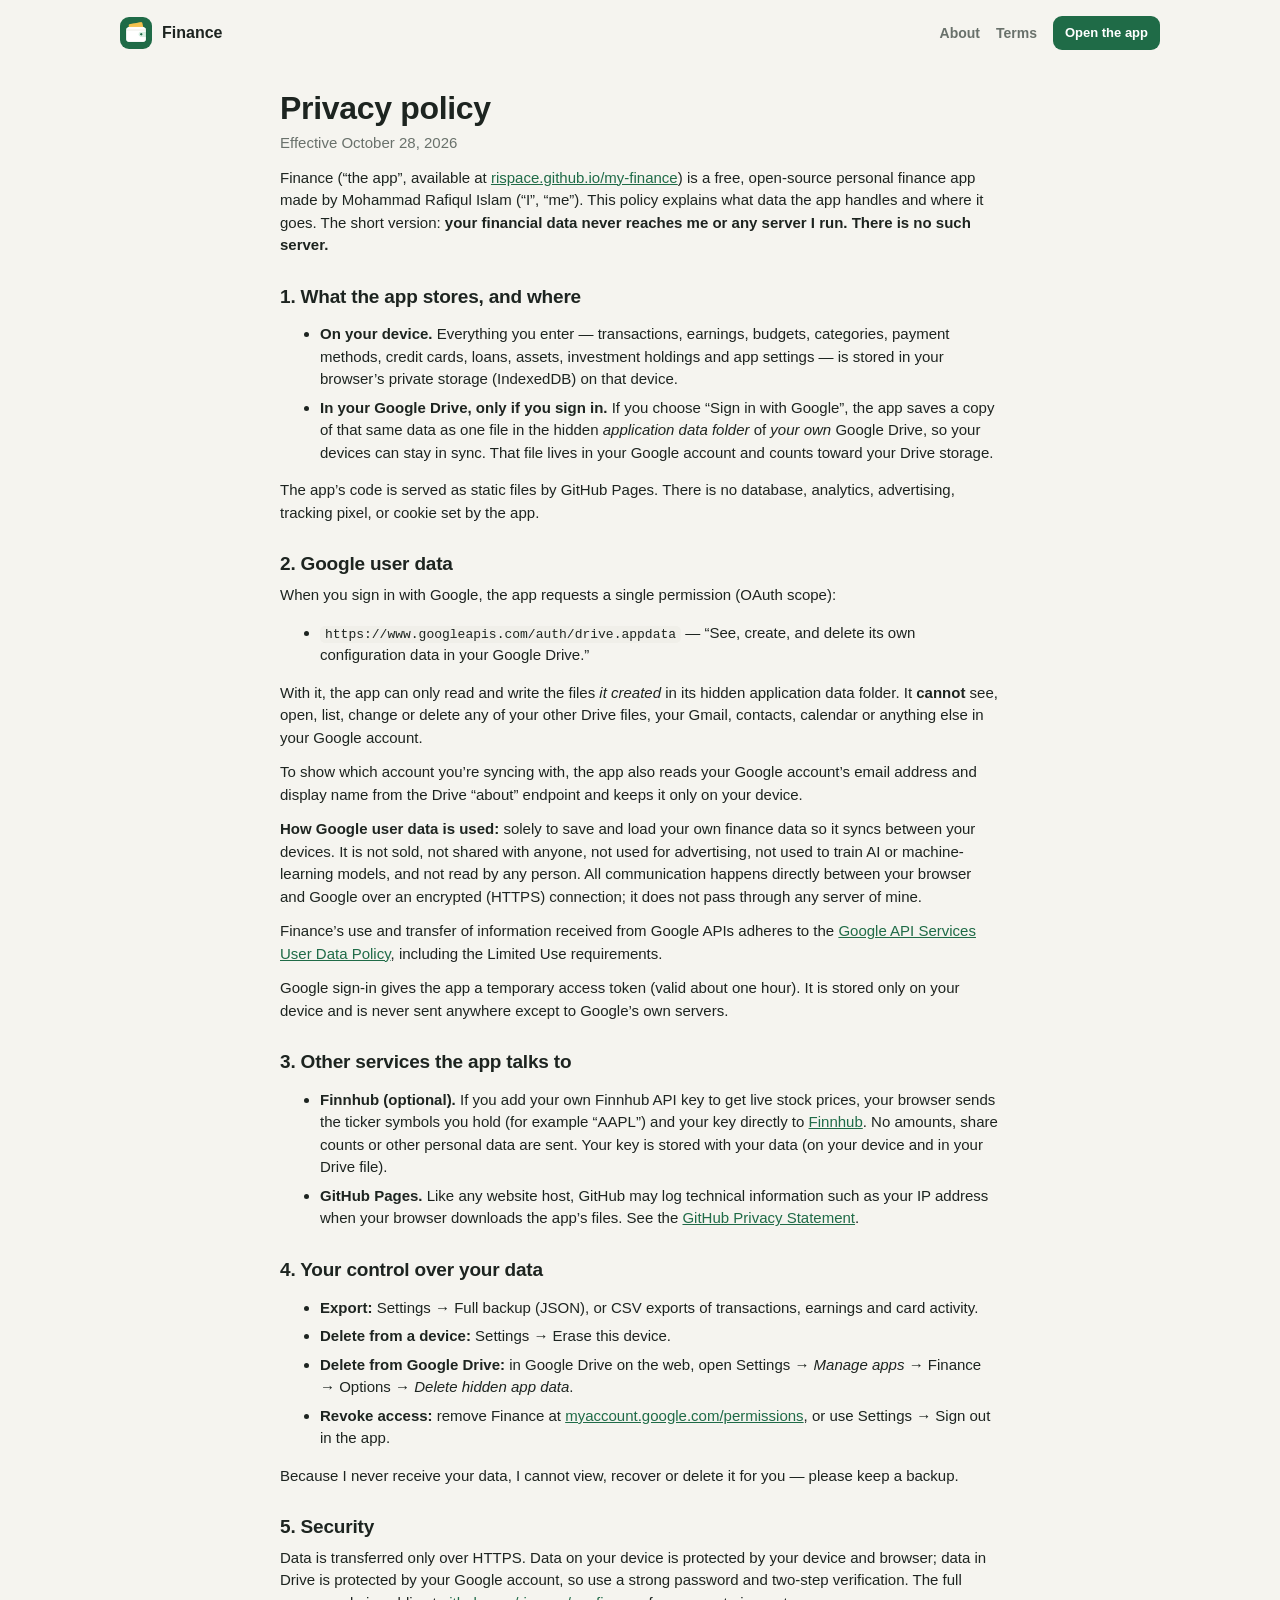
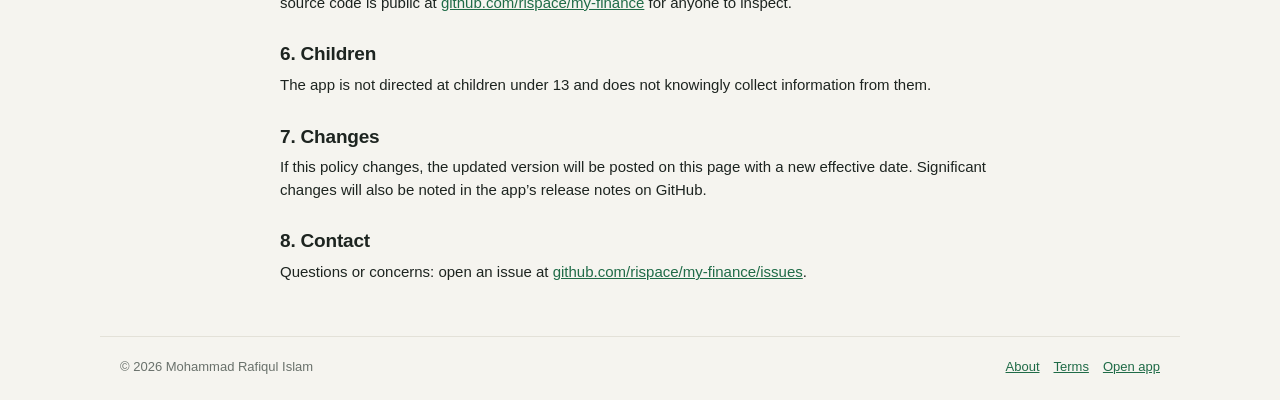
<file: privacy.html>
<!DOCTYPE html>
<html lang="en">
<head>
    <meta charset="UTF-8">
    <meta name="viewport" content="width=device-width, initial-scale=1, viewport-fit=cover">
    <title>Privacy policy · Finance</title>
    <meta name="description" content="How the Finance app handles your data: stored on your device and in your own Google Drive, never on our servers.">
    <link rel="icon" type="image/svg+xml" href="icons/favicon.svg">
    <link rel="stylesheet" href="styles.css">
</head>
<body class="site-page">
<header class="site-header">
    <a class="brand" href="about.html"><img src="icons/logo-120.png" width="32" height="32" alt="" class="site-logo"> Finance</a>
    <nav class="site-nav"><a href="about.html">About</a><a href="terms.html">Terms</a><a class="btn btn-small" href="./">Open the app</a></nav>
</header>

<main class="site-main site-doc">
    <h1>Privacy policy</h1>
    <p class="muted">Effective October 28, 2026</p>

    <p>Finance (“the app”, available at <a href="https://rispace.github.io/my-finance/">rispace.github.io/my-finance</a>) is a free, open-source personal finance app made by Mohammad Rafiqul Islam (“I”, “me”). This policy explains what data the app handles and where it goes. The short version: <strong>your financial data never reaches me or any server I run. There is no such server.</strong></p>

    <h2>1. What the app stores, and where</h2>
    <ul>
        <li><strong>On your device.</strong> Everything you enter — transactions, earnings, budgets, categories, payment methods, credit cards, loans, assets, investment holdings and app settings — is stored in your browser’s private storage (IndexedDB) on that device.</li>
        <li><strong>In your Google Drive, only if you sign in.</strong> If you choose “Sign in with Google”, the app saves a copy of that same data as one file in the hidden <em>application data folder</em> of <em>your own</em> Google Drive, so your devices can stay in sync. That file lives in your Google account and counts toward your Drive storage.</li>
    </ul>
    <p>The app’s code is served as static files by GitHub Pages. There is no database, analytics, advertising, tracking pixel, or cookie set by the app.</p>

    <h2>2. Google user data</h2>
    <p>When you sign in with Google, the app requests a single permission (OAuth scope):</p>
    <ul>
        <li><code>https://www.googleapis.com/auth/drive.appdata</code> — “See, create, and delete its own configuration data in your Google Drive.”</li>
    </ul>
    <p>With it, the app can only read and write the files <em>it created</em> in its hidden application data folder. It <strong>cannot</strong> see, open, list, change or delete any of your other Drive files, your Gmail, contacts, calendar or anything else in your Google account.</p>
    <p>To show which account you’re syncing with, the app also reads your Google account’s email address and display name from the Drive “about” endpoint and keeps it only on your device.</p>
    <p><strong>How Google user data is used:</strong> solely to save and load your own finance data so it syncs between your devices. It is not sold, not shared with anyone, not used for advertising, not used to train AI or machine-learning models, and not read by any person. All communication happens directly between your browser and Google over an encrypted (HTTPS) connection; it does not pass through any server of mine.</p>
    <p>Finance’s use and transfer of information received from Google APIs adheres to the <a href="https://developers.google.com/terms/api-services-user-data-policy" target="_blank" rel="noopener">Google API Services User Data Policy</a>, including the Limited Use requirements.</p>
    <p>Google sign-in gives the app a temporary access token (valid about one hour). It is stored only on your device and is never sent anywhere except to Google’s own servers.</p>

    <h2>3. Other services the app talks to</h2>
    <ul>
        <li><strong>Finnhub (optional).</strong> If you add your own Finnhub API key to get live stock prices, your browser sends the ticker symbols you hold (for example “AAPL”) and your key directly to <a href="https://finnhub.io/privacy-policy" target="_blank" rel="noopener">Finnhub</a>. No amounts, share counts or other personal data are sent. Your key is stored with your data (on your device and in your Drive file).</li>
        <li><strong>GitHub Pages.</strong> Like any website host, GitHub may log technical information such as your IP address when your browser downloads the app’s files. See the <a href="https://docs.github.com/site-policy/privacy-policies/github-general-privacy-statement" target="_blank" rel="noopener">GitHub Privacy Statement</a>.</li>
    </ul>

    <h2>4. Your control over your data</h2>
    <ul>
        <li><strong>Export:</strong> Settings → Full backup (JSON), or CSV exports of transactions, earnings and card activity.</li>
        <li><strong>Delete from a device:</strong> Settings → Erase this device.</li>
        <li><strong>Delete from Google Drive:</strong> in Google Drive on the web, open Settings → <em>Manage apps</em> → Finance → Options → <em>Delete hidden app data</em>.</li>
        <li><strong>Revoke access:</strong> remove Finance at <a href="https://myaccount.google.com/permissions" target="_blank" rel="noopener">myaccount.google.com/permissions</a>, or use Settings → Sign out in the app.</li>
    </ul>
    <p>Because I never receive your data, I cannot view, recover or delete it for you — please keep a backup.</p>

    <h2>5. Security</h2>
    <p>Data is transferred only over HTTPS. Data on your device is protected by your device and browser; data in Drive is protected by your Google account, so use a strong password and two-step verification. The full source code is public at <a href="https://github.com/rispace/my-finance">github.com/rispace/my-finance</a> for anyone to inspect.</p>

    <h2>6. Children</h2>
    <p>The app is not directed at children under 13 and does not knowingly collect information from them.</p>

    <h2>7. Changes</h2>
    <p>If this policy changes, the updated version will be posted on this page with a new effective date. Significant changes will also be noted in the app’s release notes on GitHub.</p>

    <h2>8. Contact</h2>
    <p>Questions or concerns: open an issue at <a href="https://github.com/rispace/my-finance/issues">github.com/rispace/my-finance/issues</a>.</p>
</main>

<footer class="site-footer">
    <div>© 2026 Mohammad Rafiqul Islam</div>
    <div class="site-links"><a href="about.html">About</a><a href="terms.html">Terms</a><a href="./">Open app</a></div>
</footer>
</body>
</html>
</file>
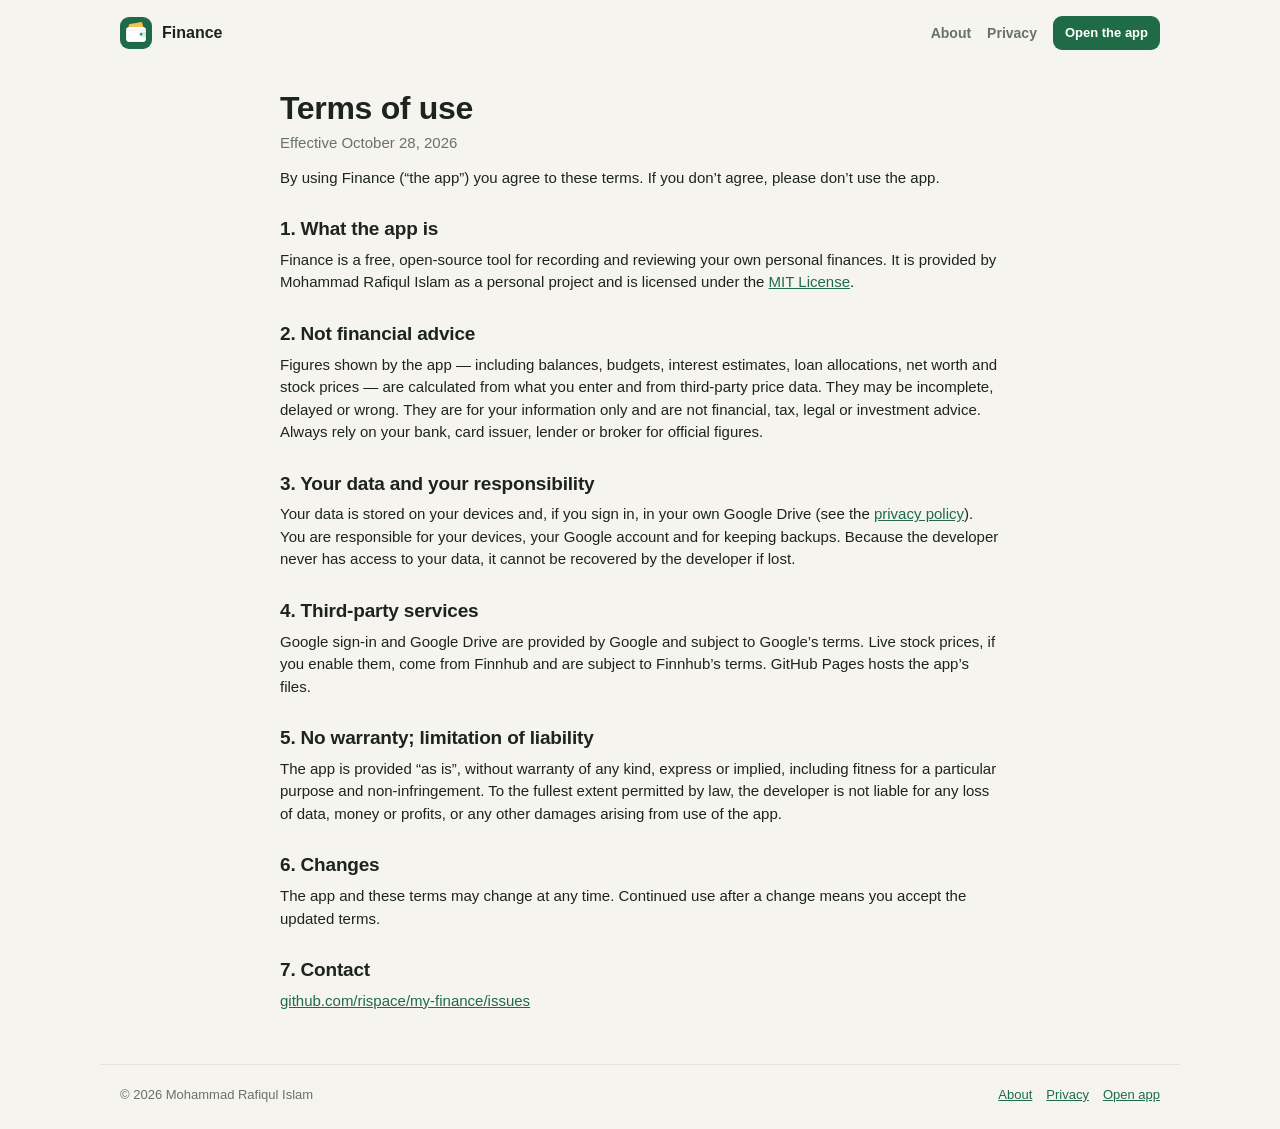
<file: terms.html>
<!DOCTYPE html>
<html lang="en">
<head>
    <meta charset="UTF-8">
    <meta name="viewport" content="width=device-width, initial-scale=1, viewport-fit=cover">
    <title>Terms of use · Finance</title>
    <link rel="icon" type="image/svg+xml" href="icons/favicon.svg">
    <link rel="stylesheet" href="styles.css">
</head>
<body class="site-page">
<header class="site-header">
    <a class="brand" href="about.html"><img src="icons/logo-120.png" width="32" height="32" alt="" class="site-logo"> Finance</a>
    <nav class="site-nav"><a href="about.html">About</a><a href="privacy.html">Privacy</a><a class="btn btn-small" href="./">Open the app</a></nav>
</header>

<main class="site-main site-doc">
    <h1>Terms of use</h1>
    <p class="muted">Effective October 28, 2026</p>

    <p>By using Finance (“the app”) you agree to these terms. If you don’t agree, please don’t use the app.</p>

    <h2>1. What the app is</h2>
    <p>Finance is a free, open-source tool for recording and reviewing your own personal finances. It is provided by Mohammad Rafiqul Islam as a personal project and is licensed under the <a href="https://github.com/rispace/my-finance/blob/main/LICENSE">MIT License</a>.</p>

    <h2>2. Not financial advice</h2>
    <p>Figures shown by the app — including balances, budgets, interest estimates, loan allocations, net worth and stock prices — are calculated from what you enter and from third-party price data. They may be incomplete, delayed or wrong. They are for your information only and are not financial, tax, legal or investment advice. Always rely on your bank, card issuer, lender or broker for official figures.</p>

    <h2>3. Your data and your responsibility</h2>
    <p>Your data is stored on your devices and, if you sign in, in your own Google Drive (see the <a href="privacy.html">privacy policy</a>). You are responsible for your devices, your Google account and for keeping backups. Because the developer never has access to your data, it cannot be recovered by the developer if lost.</p>

    <h2>4. Third-party services</h2>
    <p>Google sign-in and Google Drive are provided by Google and subject to Google’s terms. Live stock prices, if you enable them, come from Finnhub and are subject to Finnhub’s terms. GitHub Pages hosts the app’s files.</p>

    <h2>5. No warranty; limitation of liability</h2>
    <p>The app is provided “as is”, without warranty of any kind, express or implied, including fitness for a particular purpose and non-infringement. To the fullest extent permitted by law, the developer is not liable for any loss of data, money or profits, or any other damages arising from use of the app.</p>

    <h2>6. Changes</h2>
    <p>The app and these terms may change at any time. Continued use after a change means you accept the updated terms.</p>

    <h2>7. Contact</h2>
    <p><a href="https://github.com/rispace/my-finance/issues">github.com/rispace/my-finance/issues</a></p>
</main>

<footer class="site-footer">
    <div>© 2026 Mohammad Rafiqul Islam</div>
    <div class="site-links"><a href="about.html">About</a><a href="privacy.html">Privacy</a><a href="./">Open app</a></div>
</footer>
</body>
</html>
</file>
<file: styles.css>
/* Personal Finance — design system
   Calm, ledger-like: warm paper background, deep green accent,
   tabular numbers everywhere money appears. Light + dark themes. */

:root {
  --bg: #f5f4ef;
  --surface: #ffffff;
  --surface-2: #f0efe9;
  --border: #e3e1d8;
  --text: #1d2420;
  --muted: #69716b;
  --faint: #9aa29b;
  --accent: #1f6b47;
  --accent-strong: #17583a;
  --accent-soft: #e2efe7;
  --on-accent: #ffffff;
  --danger: #b4382e;
  --danger-soft: #f9e6e3;
  --warn: #9a5b12;
  --warn-soft: #fbefdc;
  --good: #1f7a4d;
  --bad: #b4382e;
  --track: #e9e7df;
  --shadow: 0 1px 2px rgb(29 36 32 / 5%), 0 4px 16px rgb(29 36 32 / 5%);
  --radius: 16px;
  --radius-sm: 10px;
  --sidebar: 248px;
  --font: ui-sans-serif, -apple-system, BlinkMacSystemFont, "Segoe UI", "Inter", Roboto, sans-serif;
  color-scheme: light;
}

@media (prefers-color-scheme: dark) {
  :root {
    --bg: #111513;
    --surface: #191e1b;
    --surface-2: #212724;
    --border: #2c3430;
    --text: #e8ece9;
    --muted: #9ba59f;
    --faint: #6d7771;
    --accent: #5cc08d;
    --accent-strong: #79d3a4;
    --accent-soft: #1f3a2c;
    --on-accent: #0d1a13;
    --danger: #ef7a6e;
    --danger-soft: #3a1f1c;
    --warn: #e7b062;
    --warn-soft: #362a17;
    --good: #5cc08d;
    --bad: #ef7a6e;
    --track: #2a312d;
    --shadow: 0 1px 2px rgb(0 0 0 / 30%);
    color-scheme: dark;
  }
}

*, *::before, *::after { box-sizing: border-box; }

html { -webkit-text-size-adjust: 100%; }

body {
  margin: 0;
  background: var(--bg);
  color: var(--text);
  font-family: var(--font);
  font-size: 15px;
  line-height: 1.5;
  -webkit-font-smoothing: antialiased;
}

a { color: var(--accent); }
h1, h2, h3 { line-height: 1.25; margin: 0; letter-spacing: -0.01em; }
h1 { font-size: 26px; font-weight: 700; }
h2 { font-size: 17px; font-weight: 650; }
h3 { font-size: 15px; font-weight: 650; }
p { margin: 0 0 12px; }

.num, .money, .amount, .stat-value, td.num {
  font-variant-numeric: tabular-nums;
  white-space: nowrap;
}

.muted { color: var(--muted); }
.faint { color: var(--faint); }
.small { font-size: 13px; }
.good { color: var(--good); }
.bad { color: var(--bad); }
.visually-hidden {
  position: absolute; width: 1px; height: 1px; overflow: hidden;
  clip: rect(0 0 0 0); white-space: nowrap;
}

/* ------------------------------------------------------------ layout */

.app {
  min-height: 100vh;
  min-height: 100dvh;
}

.sidebar {
  position: fixed;
  inset: 0 auto 0 0;
  width: var(--sidebar);
  padding: 22px 14px;
  display: flex;
  flex-direction: column;
  gap: 4px;
  background: var(--surface);
  border-right: 1px solid var(--border);
  z-index: 20;
}

.brand {
  display: flex;
  align-items: center;
  gap: 10px;
  padding: 4px 10px 18px;
  font-weight: 750;
  font-size: 16px;
  color: var(--text);
  text-decoration: none;
}

.brand-mark {
  width: 32px; height: 32px;
  border-radius: 9px;
  display: grid; place-items: center;
  background: var(--accent);
  color: var(--on-accent);
}

.nav-link {
  display: flex;
  align-items: center;
  gap: 12px;
  min-height: 42px;
  padding: 8px 12px;
  border-radius: var(--radius-sm);
  color: var(--muted);
  font-weight: 560;
  text-decoration: none;
}

.nav-link:hover { background: var(--surface-2); color: var(--text); }
.nav-link.active { background: var(--accent-soft); color: var(--accent-strong); }
.nav-link svg { width: 20px; height: 20px; flex-shrink: 0; }
.sidebar .spacer { flex: 1; }
.sidebar form { margin: 0; }
.sidebar .nav-link.as-button {
  width: 100%; justify-content: flex-start; background: none; border: 0;
  color: var(--muted); font: inherit; font-weight: 560; cursor: pointer;
}
.sidebar .nav-link.as-button:hover { background: var(--surface-2); color: var(--text); }
.sidebar .btn { margin: 6px 4px 14px; }

.main {
  margin-left: var(--sidebar);
  padding: 28px 32px 48px;
}

.container { max-width: 1180px; margin: 0 auto; }

.topbar { display: none; }
.tabbar { display: none; }

@media (max-width: 899px) {
  .sidebar { display: none; }
  .main { margin-left: 0; padding: 12px 14px calc(96px + env(safe-area-inset-bottom)); }

  .topbar {
    display: flex;
    align-items: center;
    justify-content: space-between;
    gap: 12px;
    position: sticky;
    top: 0;
    z-index: 15;
    padding: 10px 14px;
    padding-top: calc(10px + env(safe-area-inset-top));
    background: color-mix(in srgb, var(--bg) 88%, transparent);
    backdrop-filter: blur(12px);
    -webkit-backdrop-filter: blur(12px);
  }
  .topbar .brand { padding: 0; }
  .icon-button {
    width: 42px; height: 42px; display: grid; place-items: center;
    border-radius: 12px; color: var(--muted); background: var(--surface);
    border: 1px solid var(--border);
  }
  .icon-button svg { width: 20px; height: 20px; }

  .tabbar {
    display: grid;
    grid-template-columns: repeat(5, 1fr);
    position: fixed;
    inset: auto 0 0 0;
    z-index: 20;
    padding: 6px 6px calc(6px + env(safe-area-inset-bottom));
    background: var(--surface);
    border-top: 1px solid var(--border);
  }
  .tab {
    display: flex; flex-direction: column; align-items: center; gap: 2px;
    padding: 6px 0; font-size: 11px; font-weight: 600;
    color: var(--muted); text-decoration: none;
  }
  .tab svg { width: 22px; height: 22px; }
  .tab.active { color: var(--accent); }
  .tab-add {
    align-self: center; justify-self: center;
    width: 52px; height: 52px; margin-top: -22px;
    border-radius: 18px; display: grid; place-items: center;
    background: var(--accent); color: var(--on-accent);
    box-shadow: 0 6px 18px rgb(31 107 71 / 35%);
  }
  .tab-add svg { width: 26px; height: 26px; }
}

/* -------------------------------------------------------- page header */

.page-head {
  display: flex;
  align-items: flex-end;
  justify-content: space-between;
  flex-wrap: wrap;
  gap: 14px;
  margin-bottom: 22px;
}
.page-head p { margin: 4px 0 0; }
.page-actions { display: flex; flex-wrap: wrap; gap: 8px; }

.segmented {
  display: inline-flex;
  padding: 3px;
  background: var(--surface-2);
  border-radius: 12px;
  gap: 2px;
  margin-bottom: 18px;
}
.segmented a {
  padding: 7px 14px; border-radius: 9px; font-weight: 600; font-size: 14px;
  color: var(--muted); text-decoration: none;
}
.segmented a.active { background: var(--surface); color: var(--text); box-shadow: var(--shadow); }

/* ------------------------------------------------------------- cards */

.card {
  background: var(--surface);
  border: 1px solid var(--border);
  border-radius: var(--radius);
  padding: 20px;
  box-shadow: var(--shadow);
  min-width: 0;
}
.card + .card { margin-top: 16px; }
.card-head {
  display: flex; align-items: center; justify-content: space-between;
  gap: 12px; margin-bottom: 14px;
}
.card-head a { font-size: 14px; font-weight: 600; text-decoration: none; }
.card-foot { margin-top: 14px; font-size: 14px; }
.card-foot a { font-weight: 600; text-decoration: none; }

.grid { display: grid; gap: 16px; }
.grid > .card + .card { margin-top: 0; }
.grid-2 { grid-template-columns: repeat(2, minmax(0, 1fr)); }
.grid-3 { grid-template-columns: repeat(3, minmax(0, 1fr)); }
.grid-4 { grid-template-columns: repeat(4, minmax(0, 1fr)); }
.grid-main { grid-template-columns: minmax(0, 1.6fr) minmax(0, 1fr); align-items: start; }
.stack { display: grid; gap: 16px; align-content: start; }
.stack > .card + .card { margin-top: 0; }

@media (max-width: 1100px) {
  .grid-4 { grid-template-columns: repeat(2, minmax(0, 1fr)); }
  .grid-main { grid-template-columns: minmax(0, 1fr); }
}
@media (max-width: 700px) {
  .grid-2, .grid-3 { grid-template-columns: minmax(0, 1fr); }
  .card { padding: 16px; border-radius: 14px; }
}
@media (max-width: 420px) {
  .grid-4 { grid-template-columns: minmax(0, 1fr) minmax(0, 1fr); gap: 10px; }
}

/* ---------------------------------------------------------- stat tiles */

.stat { padding: 16px 18px; }
.stat-label { font-size: 13px; color: var(--muted); font-weight: 560; }
.stat-value { font-size: 26px; font-weight: 720; letter-spacing: -0.02em; margin-top: 4px; }
.stat-sub { font-size: 13px; color: var(--muted); margin-top: 2px; }
.stat-hero .stat-value { font-size: 34px; }
@media (max-width: 420px) {
  .stat { padding: 13px 14px; }
  .stat-value { font-size: 20px; }
}

.pill {
  display: inline-flex; align-items: center; gap: 4px;
  padding: 2px 8px; border-radius: 999px;
  font-size: 12px; font-weight: 650;
  background: var(--surface-2); color: var(--muted);
}
.pill.up { background: var(--danger-soft); color: var(--bad); }       /* spending up = bad */
.pill.down { background: var(--accent-soft); color: var(--good); }
.pill.gain { background: var(--accent-soft); color: var(--good); }
.pill.loss { background: var(--danger-soft); color: var(--bad); }
.pill.warn { background: var(--warn-soft); color: var(--warn); }

/* ------------------------------------------------------------ buttons */

.btn, button {
  display: inline-flex; align-items: center; justify-content: center; gap: 8px;
  min-height: 42px; padding: 9px 16px;
  border-radius: 11px; border: 1px solid transparent;
  background: var(--accent); color: var(--on-accent);
  font: inherit; font-weight: 640; text-decoration: none; cursor: pointer;
  transition: background .15s, transform .05s;
}
.btn:hover, button:hover { background: var(--accent-strong); }
.btn:active, button:active { transform: translateY(1px); }
.btn svg { width: 18px; height: 18px; }
.btn-secondary {
  background: var(--surface); color: var(--text); border-color: var(--border);
}
.btn-secondary:hover { background: var(--surface-2); }
.btn-ghost { background: transparent; color: var(--accent); padding-inline: 10px; }
.btn-ghost:hover { background: var(--accent-soft); }
.btn-danger { background: var(--danger); color: #fff; }
.btn-danger:hover { background: color-mix(in srgb, var(--danger) 85%, black); }
.btn-small { min-height: 34px; padding: 5px 11px; font-size: 13px; border-radius: 9px; }
.btn-block { width: 100%; }
button:disabled, .btn[aria-disabled="true"] { opacity: .55; cursor: progress; }
:focus-visible { outline: 3px solid color-mix(in srgb, var(--accent) 55%, transparent); outline-offset: 2px; }

/* ------------------------------------------------------------- forms */

.form-card { max-width: 620px; margin: 0 auto; }
.field { margin-bottom: 16px; }
.field label, .field-label {
  display: block; margin-bottom: 6px; font-size: 14px; font-weight: 620;
}
.field .help { font-size: 13px; color: var(--muted); margin: 6px 0 0; }
.field-row { display: grid; grid-template-columns: repeat(2, minmax(0, 1fr)); gap: 12px; }
@media (max-width: 520px) { .field-row { grid-template-columns: minmax(0, 1fr); } }

input, select, textarea {
  width: 100%;
  min-height: 44px;
  padding: 10px 12px;
  border: 1px solid var(--border);
  border-radius: 11px;
  background: var(--surface);
  color: var(--text);
  font: inherit;
  font-size: 16px; /* stops iOS zooming into fields */
}
input[type="checkbox"] { width: 20px; min-height: 20px; height: 20px; accent-color: var(--accent); }
.checkbox-field { display: flex; align-items: center; gap: 10px; }
.checkbox-field label { margin: 0; }
input:focus, select:focus, textarea:focus {
  outline: none; border-color: var(--accent);
  box-shadow: 0 0 0 3px color-mix(in srgb, var(--accent) 22%, transparent);
}
select:disabled { opacity: .6; }
.amount-input { font-size: 28px !important; font-weight: 700; min-height: 60px; font-variant-numeric: tabular-nums; }
.errorlist { list-style: none; margin: 6px 0 0; padding: 0; color: var(--danger); font-size: 13px; font-weight: 560; }
.errorlist.nonfield { padding: 10px 12px; background: var(--danger-soft); border-radius: 10px; margin-bottom: 14px; }
.form-actions { display: flex; flex-wrap: wrap; gap: 10px; align-items: center; margin-top: 8px; }
details summary { cursor: pointer; font-weight: 600; color: var(--accent); margin: 6px 0 12px; }

.filters {
  display: grid;
  grid-template-columns: minmax(0, 2fr) repeat(5, minmax(0, 1fr));
  gap: 10px;
  align-items: end;
}
.filters .field { margin: 0; }
.filters label { font-size: 12px; color: var(--muted); }
@media (max-width: 1100px) { .filters { grid-template-columns: repeat(3, minmax(0, 1fr)); } .filters .search { grid-column: 1 / -1; } }
@media (max-width: 560px) { .filters { grid-template-columns: minmax(0, 1fr) minmax(0, 1fr); } }

/* ---------------------------------------------------------- messages */

.messages { display: grid; gap: 8px; margin-bottom: 18px; }
.message {
  display: flex; gap: 10px; align-items: flex-start;
  padding: 11px 14px; border-radius: 12px;
  background: var(--accent-soft); color: var(--accent-strong); font-weight: 560;
}
.message.error { background: var(--danger-soft); color: var(--danger); }
.message.warning, .notice { background: var(--warn-soft); color: var(--warn); }
.notice { padding: 11px 14px; border-radius: 12px; font-size: 14px; font-weight: 560; margin-bottom: 14px; }
.notice a { color: inherit; font-weight: 700; }

/* --------------------------------------------------------------- bars */

.bar { height: 8px; border-radius: 99px; background: var(--track); overflow: hidden; }
.bar > span { display: block; height: 100%; border-radius: inherit; background: var(--accent); }
.bar.thick { height: 12px; }
.bar .mid { background: #d08a2c; }
.bar .high { background: var(--danger); }

/* --------------------------------------------------------- list rows */

.list { margin: 0; padding: 0; list-style: none; }
.row {
  display: flex; align-items: center; gap: 12px;
  padding: 12px 0; border-bottom: 1px solid var(--border);
  min-width: 0;
}
.list > .row:last-child, .row:last-child { border-bottom: 0; }
.row-main { flex: 1; min-width: 0; }
.row-title { font-weight: 600; overflow: hidden; text-overflow: ellipsis; white-space: nowrap; }
.row-sub { font-size: 13px; color: var(--muted); overflow: hidden; text-overflow: ellipsis; white-space: nowrap; }
.row-end { text-align: right; flex-shrink: 0; }
.row-amount { font-weight: 680; font-variant-numeric: tabular-nums; }
button.row {
  width: 100%; background: none; color: inherit; border: 0;
  border-bottom: 1px solid var(--border); border-radius: 0;
  font: inherit; font-weight: inherit; text-align: left; min-height: 0;
}
button.row:hover { background: var(--surface-2); }

.dot {
  width: 34px; height: 34px; border-radius: 10px; flex-shrink: 0;
  display: grid; place-items: center;
  font-weight: 700; font-size: 13px; color: #fff;
}
.swatch { display: inline-block; width: 10px; height: 10px; border-radius: 3px; flex-shrink: 0; }

.day-group + .day-group { margin-top: 6px; }
.day-head {
  display: flex; justify-content: space-between;
  padding: 14px 0 6px; font-size: 13px; font-weight: 650; color: var(--muted);
  border-bottom: 1px solid var(--border);
}
.future-tag { color: var(--warn); }

/* ------------------------------------------------------------- charts */

.donut-wrap { display: grid; grid-template-columns: 168px minmax(0, 1fr); gap: 22px; align-items: center; }
.donut {
  width: 168px; aspect-ratio: 1; border-radius: 50%;
  position: relative;
}
.donut::after {
  content: ""; position: absolute; inset: 24px; border-radius: 50%; background: var(--surface);
}
.donut-center {
  position: absolute; inset: 0; z-index: 1;
  display: grid; place-content: center; text-align: center;
}
.donut-center strong { font-size: 18px; font-variant-numeric: tabular-nums; }
.donut-center span { font-size: 12px; color: var(--muted); }
@media (max-width: 560px) {
  .donut-wrap { grid-template-columns: minmax(0, 1fr); justify-items: center; }
  .donut-wrap > div:last-child { width: 100%; }
}

.cat-row { display: grid; grid-template-columns: minmax(0, 1fr) auto; gap: 4px 12px; align-items: center; padding: 9px 0; }
.cat-row .bar { grid-column: 1 / -1; height: 6px; }
.cat-name { display: flex; align-items: center; gap: 8px; min-width: 0; font-weight: 580; }
.cat-name span:last-child { overflow: hidden; text-overflow: ellipsis; white-space: nowrap; }

.trend {
  display: grid; grid-auto-flow: column; grid-auto-columns: minmax(0, 1fr);
  align-items: end; gap: 6px; height: 150px; padding-top: 8px;
}
.trend a {
  height: 100%; display: flex; flex-direction: column; justify-content: flex-end; align-items: center; gap: 6px;
  text-decoration: none; color: var(--muted); font-size: 11px; font-weight: 600;
}
.trend .col {
  width: 100%; max-width: 34px; border-radius: 6px 6px 3px 3px;
  background: color-mix(in srgb, var(--accent) 30%, var(--track)); min-height: 3px;
}
.trend a.selected .col { background: var(--accent); }
.trend a.selected { color: var(--text); }
.trend a:hover .col { background: color-mix(in srgb, var(--accent) 70%, var(--track)); }

/* ---------------------------------------------------- month switcher */

.month-switch { display: flex; align-items: center; gap: 6px; }
.month-switch .label { font-weight: 680; min-width: 128px; text-align: center; }
.month-switch a {
  width: 36px; height: 36px; display: grid; place-items: center;
  border-radius: 10px; border: 1px solid var(--border); background: var(--surface);
  color: var(--text); text-decoration: none;
}
.month-switch a:hover { background: var(--surface-2); }

/* --------------------------------------------------------- data table */

.table-wrap { overflow-x: auto; margin: 0 -4px; }
table { width: 100%; border-collapse: collapse; font-size: 14px; }
th {
  text-align: left; font-size: 12px; font-weight: 650; color: var(--muted);
  text-transform: uppercase; letter-spacing: .04em; padding: 8px 10px; border-bottom: 1px solid var(--border);
}
td { padding: 12px 10px; border-bottom: 1px solid var(--border); vertical-align: middle; }
tr:last-child td { border-bottom: 0; }
th.num, td.num { text-align: right; }
.ticker { font-weight: 750; letter-spacing: .02em; }

/* ------------------------------------------------- holdings (mobile) */

.holding-card { display: none; }
@media (max-width: 760px) {
  .holdings-table { display: none; }
  .holding-card { display: block; padding: 14px 0; border-bottom: 1px solid var(--border); }
  .holding-card:last-child { border-bottom: 0; }
  .holding-top { display: flex; justify-content: space-between; gap: 12px; }
  .holding-meta { display: grid; grid-template-columns: repeat(3, minmax(0, 1fr)); gap: 8px; margin-top: 10px; font-size: 13px; }
  .holding-meta span { display: block; color: var(--muted); font-size: 12px; }
}

/* ------------------------------------------------- credit card tiles */

.cc-tile { display: grid; gap: 10px; }
.cc-top { display: flex; justify-content: space-between; align-items: baseline; gap: 10px; }
.cc-name { font-weight: 700; font-size: 16px; }
.cc-figures { display: grid; grid-template-columns: repeat(3, minmax(0, 1fr)); gap: 8px; font-size: 13px; }
.cc-figures span { display: block; color: var(--muted); font-size: 12px; }
.cc-figures strong { font-variant-numeric: tabular-nums; }
.cc-actions { display: flex; flex-wrap: wrap; gap: 6px; }

/* --------------------------------------------------- dialogs (sheets) */

dialog.sheet {
  width: min(720px, calc(100% - 24px));
  max-height: 88vh; max-height: 88dvh;
  padding: 0; border: 0; border-radius: 20px;
  background: var(--surface); color: var(--text);
  box-shadow: 0 20px 60px rgb(0 0 0 / 25%);
  overflow: hidden;
}
dialog.sheet::backdrop { background: rgb(10 14 12 / 50%); }
dialog.sheet[open] { display: flex; flex-direction: column; animation: sheet-in .18s ease-out; }
.sheet-head {
  display: flex; align-items: center; justify-content: space-between; gap: 12px;
  padding: 16px 20px; border-bottom: 1px solid var(--border);
}
.sheet-body { padding: 18px 20px 22px; overflow-y: auto; overscroll-behavior: contain; }
.sheet-close {
  width: 36px; height: 36px; min-height: 36px; padding: 0; border-radius: 10px;
  background: var(--surface-2); color: var(--text); font-size: 22px; line-height: 1;
}
.sheet-close:hover { background: var(--track); }
@media (max-width: 640px) {
  dialog.sheet {
    width: 100%; max-width: 100%; margin: auto 0 0; border-radius: 20px 20px 0 0;
    max-height: 92dvh;
  }
  dialog.sheet[open] { animation: sheet-up .22s ease-out; }
}
@keyframes sheet-in { from { opacity: 0; transform: scale(.98); } }
@keyframes sheet-up { from { transform: translateY(30px); opacity: .6; } }

.detail-list { margin: 0; display: grid; grid-template-columns: minmax(0, 1fr) minmax(0, 2fr); }
.detail-list dt, .detail-list dd { padding: 10px 0; border-bottom: 1px solid var(--border); margin: 0; }
.detail-list dt { color: var(--muted); font-size: 14px; }
.detail-list dd { overflow-wrap: anywhere; white-space: pre-wrap; }

.hist-row { display: grid; grid-template-columns: 64px minmax(0, 1fr) 92px; gap: 10px; align-items: center; padding: 5px 0; font-size: 13px; }
.hist-row strong { text-align: right; font-variant-numeric: tabular-nums; }

/* ----------------------------------------------------- misc / empty */

.empty {
  text-align: center; padding: 28px 12px; color: var(--muted);
}
.empty strong { display: block; color: var(--text); margin-bottom: 4px; font-size: 16px; }

.pagination { display: flex; justify-content: space-between; align-items: center; gap: 10px; margin-top: 16px; }

.section-title { font-size: 13px; text-transform: uppercase; letter-spacing: .05em; color: var(--muted); font-weight: 700; margin: 26px 0 10px; }

.tag-list { display: flex; flex-wrap: wrap; gap: 6px; margin-top: 8px; }
.tag {
  display: inline-flex; align-items: center; gap: 4px; padding: 4px 10px;
  border-radius: 99px; background: var(--surface-2); font-size: 13px; color: var(--text);
  text-decoration: none; border: 1px solid var(--border);
}
.tag:hover { border-color: var(--accent); }
.tag.archived { opacity: .55; text-decoration: line-through; }

.auth-wrap { min-height: 100dvh; display: grid; place-items: center; padding: 20px; }
.auth-card { width: min(420px, 100%); }
.auth-card .brand { justify-content: center; padding-bottom: 8px; }

.progress-ring-label { font-size: 13px; color: var(--muted); }

.activity-filters { grid-template-columns: repeat(3, minmax(0, 1fr)); margin-top: 4px; }
@media (max-width: 560px) { .activity-filters { grid-template-columns: minmax(0, 1fr) minmax(0, 1fr); } .activity-filters .field:first-child { grid-column: 1 / -1; } }
tfoot td { border-top: 1px solid var(--border); border-bottom: 0; }

/* budget */
.budget-top { display: flex; justify-content: space-between; align-items: flex-end; gap: 12px; }
.budget-bar { position: relative; overflow: visible; }
.budget-bar > span { max-width: 100%; }
.budget-bar .pace { position: absolute; top: -4px; bottom: -4px; width: 2px; background: var(--text); opacity: .55; border-radius: 2px; }
.budget-grid { display: grid; grid-template-columns: repeat(2, minmax(0, 1fr)); gap: 0 12px; }
@media (max-width: 520px) { .budget-grid { grid-template-columns: minmax(0, 1fr); } }

/* SVG donut with hover labels */
.donut-svg { position: relative; width: 168px; aspect-ratio: 1; }
.donut-svg svg { width: 100%; height: 100%; display: block; overflow: visible; }
.donut-svg path { cursor: pointer; transition: opacity .15s, transform .15s; transform-origin: 50px 50px; outline: none; }
.donut-svg.hovering path:not(.active) { opacity: .35; }
.donut-svg path.active { transform: scale(1.04); }
.donut-svg .donut-center { position: absolute; inset: 22%; display: grid; place-content: center; text-align: center; pointer-events: none; }
.donut-svg .donut-center strong { font-size: 18px; font-variant-numeric: tabular-nums; }
.donut-svg .donut-center span { font-size: 11px; color: var(--muted); line-height: 1.25; max-width: 92px; margin: 0 auto; }
.donut-tip {
  position: absolute; z-index: 5; transform: translate(-50%, calc(-100% - 12px)); pointer-events: none;
  padding: 5px 9px; border-radius: 8px; background: var(--text); color: var(--bg);
  font-size: 12px; font-weight: 650; white-space: nowrap; box-shadow: var(--shadow);
}
.month-select {
  width: auto; min-height: 36px; padding: 6px 30px 6px 12px; font-weight: 680; font-size: 15px;
  border-radius: 10px; background-color: var(--surface);
}
.budget-month-picker { display: flex; gap: 10px; align-items: flex-end; margin-bottom: 14px; }
.budget-row { display: grid; grid-template-columns: minmax(0, 1.3fr) minmax(0, .8fr) minmax(0, 1.5fr) auto; gap: 8px; margin-bottom: 8px; }
.budget-head { margin-bottom: 4px; font-size: 12px; font-weight: 650; color: var(--muted); text-transform: uppercase; letter-spacing: .04em; }
.budget-head > span:last-child { width: 44px; }
/* Phones: line + amount on top, the note full-width underneath. */
@media (max-width: 600px) {
  .budget-row { grid-template-columns: minmax(0, 1.4fr) minmax(0, 1fr) auto; row-gap: 6px; padding-bottom: 10px; border-bottom: 1px solid var(--border); margin-bottom: 10px; }
  .budget-row .budget-note { grid-column: 1 / 3; grid-row: 2; }
  .budget-row .remove-row { grid-row: 1; grid-column: 3; }
  .budget-head { border-bottom: 0; padding-bottom: 0; }
  .budget-head .budget-note { display: none; }
}
.budget-month-nav { display: grid; grid-template-columns: auto minmax(0, 1fr) auto; gap: 8px; align-items: stretch; margin: 10px 0 14px; }
.month-step { min-width: 48px; padding: 0 12px; display: grid; place-items: center; }
.month-current { position: relative; display: grid; place-items: center; min-height: 48px; margin: 0; border: 1px solid var(--border); border-radius: var(--radius-sm); background: var(--surface); cursor: pointer; }
.month-current-name { font-weight: 700; font-size: 16px; pointer-events: none; }
.month-current input[type="month"] { position: absolute; inset: 0; width: 100%; height: 100%; opacity: 0; cursor: pointer; }
.budget-line-note { display: block; font-size: 12px; color: var(--muted); font-weight: 400; margin-top: 1px; }
.sheet-tx-list .row { width: 100%; text-align: left; }
.purchase-list .row { padding: 8px 0; }
.budget-row .remove-row { min-height: 44px; padding: 0 12px; font-size: 20px; color: var(--muted); }
.tag.active-tag { border-color: var(--accent); color: var(--accent); font-weight: 650; }
.sort-select { width: auto; }
.sort-label { margin: 0 0 0 auto; font-size: 13px; color: var(--muted); font-weight: 600; align-self: center; }
@media (max-width: 560px) { .sort-label { margin-left: 0; } .sort-select { flex: 1; } }
.asset-card .cc-top { align-items: flex-start; }

/* =================================================================
   Additions for the Google Drive edition (server-less app)
   ================================================================= */

button.link { background: none; border: 0; padding: 0; min-height: 0; color: var(--accent); font: inherit; font-weight: 600; cursor: pointer; }
button.link:hover { background: none; text-decoration: underline; }
.month-switch button {
  width: 36px; height: 36px; min-height: 36px; padding: 0; display: grid; place-items: center;
  border-radius: 10px; border: 1px solid var(--border); background: var(--surface); color: var(--text);
}
.month-switch button:hover { background: var(--surface-2); }
.icon-button { cursor: pointer; }
.topbar-end { display: flex; align-items: center; gap: 8px; min-width: 0; }

/* sync status chip (top bar on phones, sidebar on desktop) */
.sync-chip {
  display: inline-flex; align-items: center; gap: 7px; min-width: 0; max-width: 100%;
  min-height: 34px; padding: 0 12px; border: 1px solid var(--border); border-radius: 999px;
  background: var(--surface); color: var(--muted);
  font: 600 12.5px var(--font); white-space: nowrap; overflow: hidden; text-overflow: ellipsis; cursor: pointer;
}
.sync-chip:hover { background: var(--surface-2); }
.sync-chip::before { content: ""; flex: none; width: 8px; height: 8px; border-radius: 50%; background: var(--faint); }
.sync-chip[data-state="ok"]::before { background: var(--good); }
.sync-chip[data-state="busy"]::before { background: var(--accent); animation: chip-pulse 1s infinite alternate; }
.sync-chip[data-state="attention"] { color: var(--warn); background: var(--warn-soft); border-color: transparent; }
.sync-chip[data-state="attention"]::before { background: var(--warn); }
.sync-chip[data-state="error"] { color: var(--danger); }
.sync-chip[data-state="error"]::before { background: var(--danger); }
@keyframes chip-pulse { to { opacity: .3; } }
.sidebar .sync-chip { margin: 0 4px 8px; justify-content: flex-start; }
@media (max-width: 899px) { .topbar .sync-chip { max-width: 52vw; } }

.toast {
  position: fixed; left: 50%; bottom: 24px; z-index: 60;
  transform: translateX(-50%); max-width: min(560px, calc(100% - 32px));
  padding: 11px 16px; border-radius: 12px; background: var(--text); color: var(--bg);
  font-weight: 600; box-shadow: var(--shadow); text-align: center;
}
.toast[data-kind="error"] { background: var(--danger); color: #fff; }
@media (max-width: 899px) { .toast { bottom: calc(92px + env(safe-area-inset-bottom)); } }

.diag { display: grid; grid-template-columns: auto 1fr; gap: 6px 14px; margin: 0; font-size: 13px; }
.diag dt { color: var(--muted); }
.diag dd { margin: 0; font-variant-numeric: tabular-nums; overflow-wrap: anywhere; }
.preview-box { margin: 16px 0; box-shadow: none; background: var(--surface-2); }
.trend button {
  height: 100%; display: flex; flex-direction: column; justify-content: flex-end; align-items: center; gap: 6px;
  padding: 0; min-height: 0; border: 0; background: none; border-radius: 0;
  color: var(--muted); font-size: 11px; font-weight: 600; cursor: pointer;
}
.trend button:hover { background: none; }
.trend button.selected .col { background: var(--accent); }
.trend button.selected { color: var(--text); }
.trend button:hover .col { background: color-mix(in srgb, var(--accent) 70%, var(--track)); }
.show-more { display: flex; justify-content: center; margin-top: 14px; }
.file-button { position: relative; overflow: hidden; }
.file-button input { position: absolute; inset: 0; opacity: 0; cursor: pointer; }
.empty-hero { text-align: center; padding: 36px 16px; }
.empty-hero h2 { margin-bottom: 8px; }
.empty-hero .form-actions { justify-content: center; margin-top: 16px; }
.boot { display: grid; place-items: center; min-height: 40vh; color: var(--muted); }

/* earnings */
@media (max-width: 899px) { .tabbar { grid-template-columns: repeat(5, 1fr); } }
.trend.dual .pair { display: flex; align-items: flex-end; justify-content: center; gap: 2px; width: 100%; height: 100%; }
.trend.dual .col { max-width: 15px; flex: 1; }
.trend.dual .col.earned { background: color-mix(in srgb, var(--accent) 45%, var(--track)); }
.trend.dual .col.spent { background: color-mix(in srgb, #d08a2c 40%, var(--track)); }
.trend.dual a.selected .col.earned { background: var(--accent); }
.trend.dual a.selected .col.spent { background: #d08a2c; }
.trend.dual a:hover .col { filter: brightness(.92); }
.legend { display: inline-flex; gap: 12px; color: var(--muted); }
.legend span { display: inline-flex; align-items: center; gap: 6px; }
.earnings-filters { grid-template-columns: minmax(0, 2fr) repeat(3, minmax(0, 1fr)); margin-bottom: 4px; }
@media (max-width: 1100px) { .earnings-filters { grid-template-columns: repeat(3, minmax(0, 1fr)); } }
@media (max-width: 560px) { .earnings-filters { grid-template-columns: minmax(0, 1fr) minmax(0, 1fr); } }
.cashflow { display: grid; grid-template-columns: repeat(3, minmax(0, 1fr)); gap: 8px; }
.cashflow span { display: block; color: var(--muted); font-size: 12px; }
.cashflow strong { font-size: 18px; font-variant-numeric: tabular-nums; }
.site-links { display: flex; flex-wrap: wrap; gap: 6px 14px; font-size: 13px; }

/* public pages: about / privacy / terms */
.site-page { min-height: 100vh; display: flex; flex-direction: column; }
.site-header { display: flex; align-items: center; justify-content: space-between; gap: 12px; flex-wrap: wrap;
  max-width: 1080px; width: 100%; margin: 0 auto; padding: calc(16px + env(safe-area-inset-top)) 20px 8px; }
.site-header .brand { padding: 0; }
.site-logo { border-radius: 9px; }
.site-nav { display: flex; align-items: center; gap: 4px 16px; flex-wrap: wrap; font-weight: 600; font-size: 14px; }
.site-nav a:not(.btn) { color: var(--muted); text-decoration: none; }
.site-nav a:not(.btn):hover { color: var(--text); }
.site-main { flex: 1; max-width: 1080px; width: 100%; margin: 0 auto; padding: 12px 20px 40px; }
.site-hero { text-align: center; padding: 36px 0 20px; }
.site-hero-logo { border-radius: 22px; box-shadow: var(--shadow); margin-bottom: 18px; }
.site-hero h1 { font-size: clamp(30px, 5vw, 46px); letter-spacing: -0.03em; margin-bottom: 14px; }
.site-lead { max-width: 680px; margin: 0 auto 22px; font-size: 17px; color: var(--muted); }
.site-section { margin-top: 44px; }
.site-section > h2 { font-size: 24px; margin-bottom: 12px; }
.site-features h3, .site-section .card h3 { margin-bottom: 6px; }
.site-features p { margin: 0; }
.site-steps { margin: 8px 0 0; padding-left: 20px; }
.site-steps li { margin-bottom: 6px; }
.site-doc { max-width: 760px; }
.site-doc h1 { font-size: 32px; margin: 18px 0 4px; }
.site-doc h2 { font-size: 19px; margin: 28px 0 8px; }
.site-doc li { margin-bottom: 6px; }
.site-doc code { font-size: 13px; background: var(--surface-2); padding: 1px 5px; border-radius: 5px; overflow-wrap: anywhere; }
.site-footer { display: flex; justify-content: space-between; flex-wrap: wrap; gap: 8px 16px;
  max-width: 1080px; width: 100%; margin: 0 auto; padding: 20px 20px calc(24px + env(safe-area-inset-bottom));
  border-top: 1px solid var(--border); color: var(--muted); font-size: 13px; }

/* quick add (+) on the title row — phones only; desktop has the sidebar button */
.head-add { display: none; }
@media (max-width: 899px) {
  .page-head.has-add { position: relative; }
  .page-head.has-add > div:first-child { padding-right: 64px; }
  .head-add {
    display: grid; place-items: center; position: absolute; top: 0; right: 0;
    width: 52px; height: 52px; min-height: 52px; padding: 0; border-radius: 16px;
    background: var(--accent); color: var(--on-accent);
    box-shadow: 0 6px 18px rgb(31 107 71 / 30%);
  }
}
.quick-add .row { color: inherit; text-decoration: none; }
.quick-add .row:hover { background: var(--surface-2); }
.quick-icon { background: var(--accent-soft); color: var(--accent); border-radius: 12px; width: 40px; height: 40px; }

/* ---------- Install guide (about.html#install): tabs + illustrated steps */
:root { --hl: #e8590c; }
@media (prefers-color-scheme: dark) { :root { --hl: #ff8f4d; } }
.install-first { margin: 4px 0 18px; line-height: 1.55; }
.install-first code { font-size: 13px; background: var(--surface); padding: 1px 6px; border-radius: 5px; overflow-wrap: anywhere; }
.install-tabs { display: none; }
.install-js .install-tabs { display: flex; gap: 6px; padding: 4px; margin-bottom: 14px; background: var(--surface-2); border: 1px solid var(--border); border-radius: 14px; width: fit-content; max-width: 100%; }
.install-tabs button { appearance: none; border: 0; background: none; color: var(--muted); font: inherit; font-weight: 650; font-size: 14px; padding: 9px 16px; border-radius: 10px; cursor: pointer; min-height: 40px; }
.install-tabs button[aria-selected="true"] { background: var(--surface); color: var(--text); box-shadow: var(--shadow); }
.install-tabs button:focus-visible { outline: 2px solid var(--accent); outline-offset: 2px; }
.install-panel + .install-panel { margin-top: 16px; }
.install-js .install-panel + .install-panel { margin-top: 0; }
.install-panel > h3 { margin-bottom: 14px; }
.install-steps { display: grid; grid-template-columns: repeat(4, minmax(0, 1fr)); gap: 18px; }
#panel-android .install-steps { grid-template-columns: repeat(3, minmax(0, 1fr)); max-width: 760px; }
@media (max-width: 760px) { .install-steps, #panel-android .install-steps { grid-template-columns: repeat(2, minmax(0, 1fr)); gap: 14px; } }
.install-step { margin: 0; display: flex; flex-direction: column; gap: 10px; }
.install-step figcaption { display: flex; gap: 9px; align-items: flex-start; font-size: 14px; line-height: 1.45; }
.install-num { flex: none; display: grid; place-items: center; width: 24px; height: 24px; border-radius: 50%; background: var(--hl); color: #fff; font-weight: 700; font-size: 13px; }
.install-step-wide { max-width: 640px; }
.install-tips { display: grid; gap: 10px; margin-top: 18px; padding-top: 16px; border-top: 1px solid var(--border); font-size: 14px; line-height: 1.55; color: var(--muted); }
.install-tips strong { color: var(--text); }

/* Mockup drawings */
.mk { display: block; width: 100%; max-width: 210px; height: auto; margin: 0 auto; font-family: var(--font); }
.mk-wide { max-width: 640px; }
.mk-frame { fill: var(--text); opacity: .88; }
.mk-screen, .mk-screen-tab { fill: var(--bg); }
.mk-card { fill: var(--surface); stroke: var(--border); }
.mk-card-fill { fill: var(--surface); }
.mk-sheet { fill: var(--surface); stroke: var(--border); }
.mk-pop { filter: drop-shadow(0 6px 14px rgb(0 0 0 / 18%)); }
.mk-glass, .mk-chrome { fill: var(--surface-2); stroke: var(--border); }
.mk-chrome { stroke: none; }
.mk-accent { fill: var(--accent); }
.mk-on-accent { fill: none; stroke: var(--on-accent); stroke-width: 2.6; stroke-linecap: round; stroke-linejoin: round; }
.mk-ink { fill: var(--text); opacity: .75; }
.mk-soft, .mk-soft-c { fill: var(--track); }
.mk-track { fill: var(--track); }
.mk-dim { fill: #000; opacity: .28; }
.mk-sep { stroke: var(--border); }
.mk-stroke, .mk-icon { fill: none; stroke: var(--text); stroke-width: 1.8; stroke-linecap: round; stroke-linejoin: round; }
.mk-dots circle { fill: var(--text); }
.mk-url { font-size: 8.5px; fill: var(--muted); }
.mk-row { font-size: 9.5px; fill: var(--text); }
.mk-row-b { font-size: 10.5px; font-weight: 700; fill: var(--text); }
.mk-sub { font-size: 8px; fill: var(--muted); }
.mk-link { font-size: 10px; fill: var(--accent); }
.mk-link-b { font-size: 10.5px; font-weight: 700; fill: var(--accent); }
.mk-btn-t { font-size: 9.5px; font-weight: 700; fill: var(--on-accent); }
.mk-knob { fill: #fff; }
.mk-tabs { fill: none; stroke: var(--text); stroke-width: 1.5; }
.mk-tabs-t { font-size: 8px; font-weight: 700; fill: var(--text); }
.mk-hl { fill: none; stroke: var(--hl); stroke-width: 3; }
.mk-tap { fill: var(--hl); opacity: .35; stroke: var(--hl); stroke-width: 1.5; }
.mk-badge { fill: var(--hl); }
.mk-badge-t { font-size: 12px; font-weight: 700; fill: #fff; }
.mk-dot-r { fill: #ec6a5e; } .mk-dot-y { fill: #f4bf4f; } .mk-dot-g { fill: #61c554; }
.budget-card-head { flex-wrap: wrap; gap: 6px 10px; }
.budget-card-head h2 { margin-right: auto; }
.budget-card-nav { display: flex; align-items: center; gap: 4px; font-weight: 650; font-size: 14px; }
.budget-card-nav .icon-button { width: 34px; height: 34px; min-height: 34px; }
.budget-card-nav span { min-width: 118px; text-align: center; }
.budget-card-nav .link { margin-left: 4px; }
@media (max-width: 560px) { .budget-card-nav { order: 3; width: 100%; justify-content: center; } }
.budget-card-nav .icon-button { display: grid; place-items: center; padding: 0; background: var(--surface); color: var(--text); border: 1px solid var(--border); border-radius: 10px; box-shadow: none; }
.budget-card-nav .icon-button:hover { background: var(--surface-2); }
.budget-card-nav .icon-button svg { width: 18px; height: 18px; }
.budget-card-nav .link { background: none; border: 0; padding: 0; min-height: 0; color: var(--accent); font-weight: 650; box-shadow: none; }
.loan-stats { display: flex; flex-wrap: wrap; justify-content: space-between; gap: 14px 28px; }
.loan-stats > div:last-child { text-align: right; }
@media (max-width: 560px) { .loan-stats > div:last-child { text-align: left; } .loan-stats .stat-value { font-size: 28px !important; } }

/* Earnings: deposit split rows */
.deposits { display: grid; gap: 8px; margin-bottom: 8px; }
.deposit-row { display: grid; grid-template-columns: minmax(0, 1fr) auto; gap: 8px; }
.deposit-row [name=depAmount], .deposit-row .remove-row { display: none; }
.deposits.is-split .deposit-row { grid-template-columns: minmax(0, 1.4fr) minmax(0, 1fr) auto; }
.deposits.is-split .deposit-row [name=depAmount] { display: block; }
.deposits.is-split .deposit-row .remove-row { display: block; min-height: 44px; padding: 0 12px; font-size: 20px; color: var(--muted); }
.deposit-row [name=depNew] { grid-column: 1 / -1; }
/* Assets: linked accounts */
.check-list { display: grid; gap: 4px; }
.check-item { display: flex; align-items: center; gap: 10px; padding: 8px 10px; border: 1px solid var(--border); border-radius: var(--radius-sm); font-weight: 500; cursor: pointer; margin: 0; }
.check-item input { width: 18px; height: 18px; flex: none; }
.flow-line { margin-top: 2px; color: var(--muted); }

/* Budget: paid marks */
.budget-line-end { display: inline-flex; align-items: center; gap: 8px; justify-content: flex-end; flex-wrap: wrap; }
.paid-toggle { appearance: none; border: 1px solid var(--border); background: var(--surface); color: var(--muted); font: inherit; font-size: 12px; font-weight: 650; padding: 3px 9px; border-radius: 999px; cursor: pointer; min-height: 26px; box-shadow: none; }
.paid-toggle:hover { border-color: var(--accent); color: var(--accent); background: var(--surface); }
.paid-toggle.is-paid { background: var(--accent-soft); border-color: transparent; color: var(--accent); }
.budget-row { grid-template-columns: minmax(0, 1.3fr) minmax(0, .8fr) minmax(0, 1.5fr) auto auto; }
.budget-paid { display: flex; align-items: center; gap: 6px; margin: 0; font-size: 13px; font-weight: 600; color: var(--muted); white-space: nowrap; }
.budget-paid input { width: 18px; height: 18px; }
.budget-head .budget-paid { font-size: 12px; }
@media (max-width: 600px) {
  .budget-row { grid-template-columns: minmax(0, 1.4fr) minmax(0, 1fr) auto; }
  .budget-row .budget-note { grid-column: 1 / 2; grid-row: 2; }
  .budget-row .budget-paid { grid-column: 2 / 3; grid-row: 2; }
  .budget-head .budget-paid { display: none; }
}
.filter-total { display: flex; justify-content: space-between; align-items: flex-end; gap: 12px; background: var(--accent-soft); border-color: transparent; }
.filter-total .stat-value { color: var(--accent-strong); }

/* Investments: value chart (Robinhood-style) */
.history-card { --line: var(--muted); }
.history-card.up { --line: var(--good); }
.history-card.down { --line: var(--bad); }
.history-value { font-size: 30px; font-weight: 750; letter-spacing: -0.02em; margin-top: 2px; font-variant-numeric: tabular-nums; }
.history-change { font-size: 14px; font-weight: 600; margin-top: 2px; min-height: 20px; }
.history-chart { position: relative; height: 190px; margin: 14px 0 8px; touch-action: pan-y; }
.history-chart svg { display: block; width: 100%; height: 100%; overflow: visible; cursor: crosshair; }
.history-line { fill: none; stroke: var(--line); stroke-width: 2.25; stroke-linejoin: round; stroke-linecap: round; }
.history-base { stroke: var(--faint); stroke-width: 1; stroke-dasharray: 2 5; vector-effect: non-scaling-stroke; }
.history-cursor { stroke: var(--faint); stroke-width: 1; }
.history-dot { position: absolute; width: 11px; height: 11px; margin: -5.5px 0 0 -5.5px; border-radius: 50%; background: var(--line); border: 2px solid var(--surface); pointer-events: none; }
.history-tip { position: absolute; top: -18px; transform: translateX(-50%); font-size: 11px; font-weight: 600; color: var(--muted); white-space: nowrap; pointer-events: none; }
.history-empty { height: 100%; display: grid; place-items: center; text-align: center; padding: 0 12px; color: var(--muted); font-size: 13px; line-height: 1.5; border: 1px dashed var(--border); border-radius: var(--radius-sm); }
.history-ranges { display: flex; gap: 2px; border-top: 1px solid var(--border); padding-top: 10px; overflow-x: auto; }
.history-ranges button { appearance: none; border: 0; background: none; box-shadow: none; color: var(--muted); font: inherit; font-size: 13px; font-weight: 700; padding: 6px 10px; min-height: 32px; border-radius: 8px; cursor: pointer; }
.history-ranges button:hover { background: var(--surface-2); color: var(--text); }
.history-ranges button[aria-pressed="true"] { color: var(--line); background: var(--surface-2); }
/* Crypto search */
.coin-results { margin-top: 6px; display: grid; }
.coin-results:empty { display: none; }
.coin-option { display: flex; align-items: center; gap: 10px; width: 100%; text-align: left; }
.coin-option img { border-radius: 50%; flex: none; }
.export-history { display: flex; align-items: center; justify-content: space-between; gap: 12px 20px; flex-wrap: wrap; }
.export-history > div { flex: 1 1 260px; }
</file>
